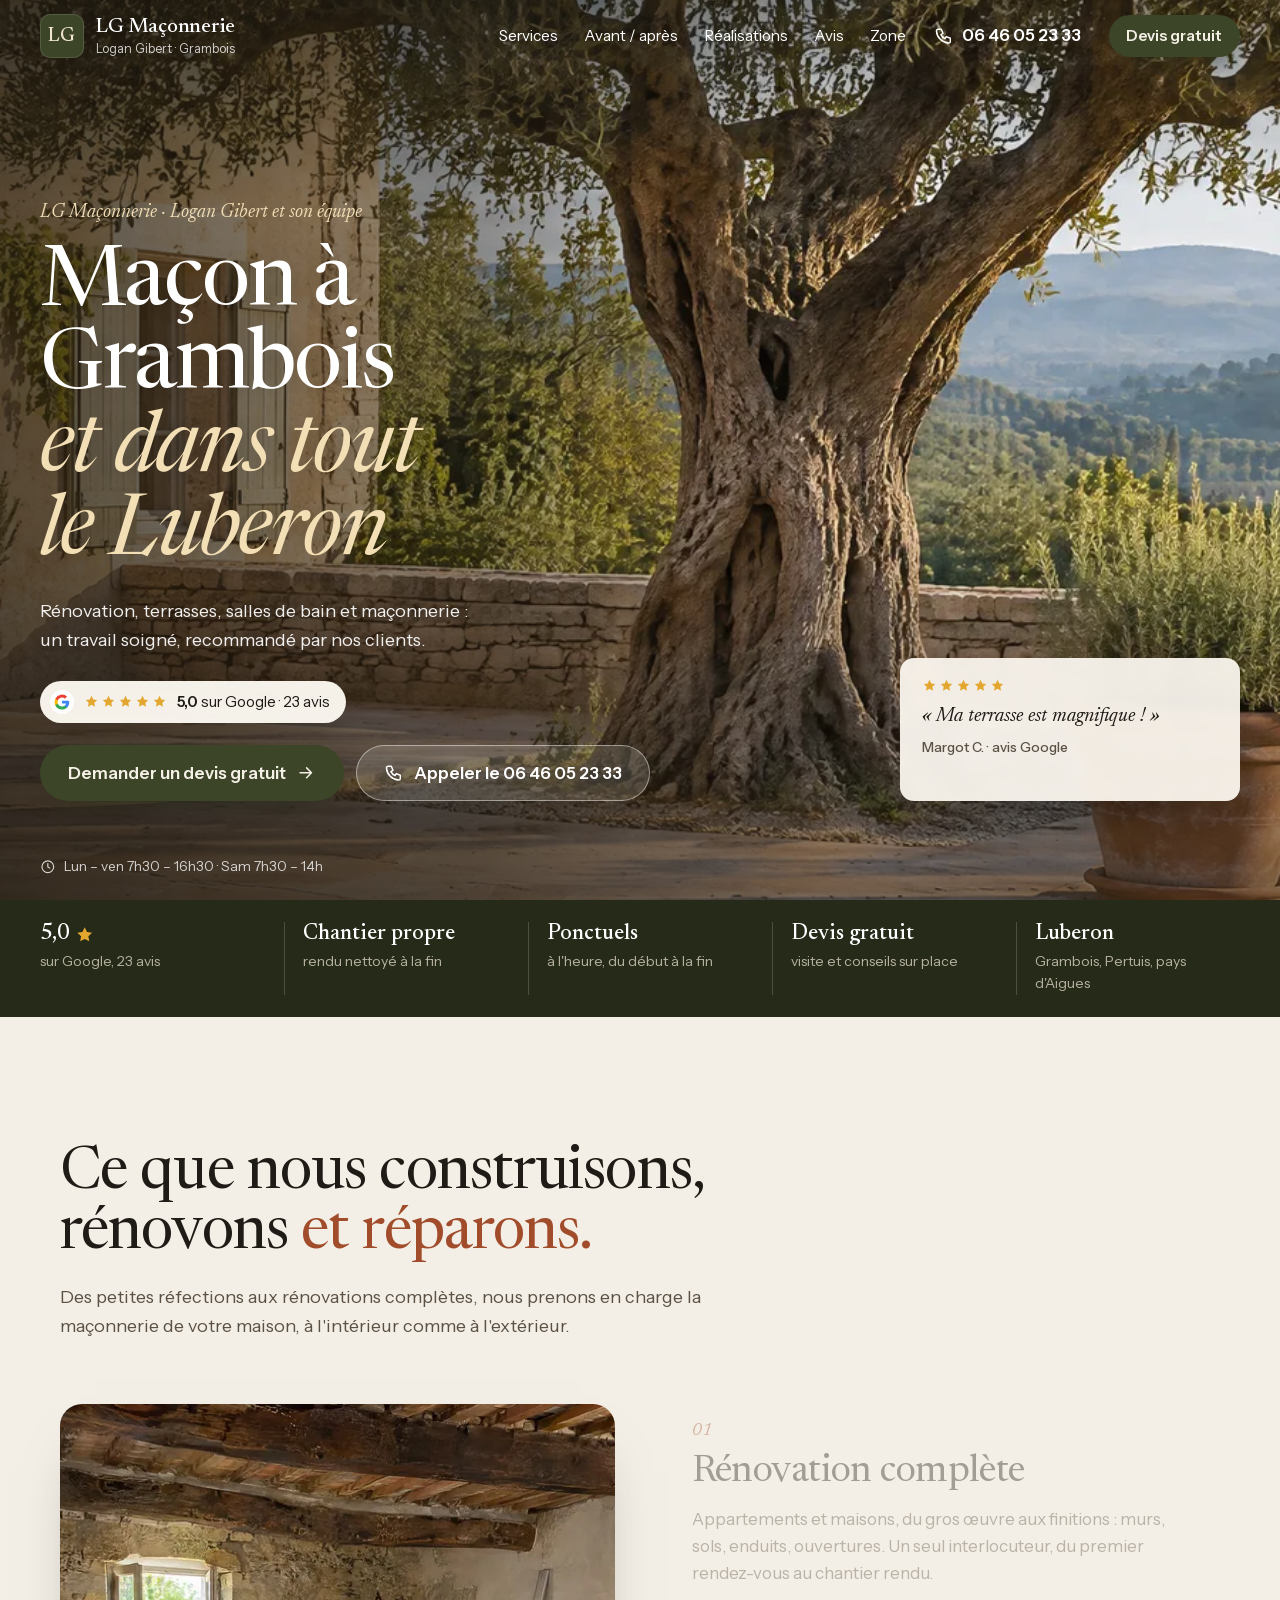
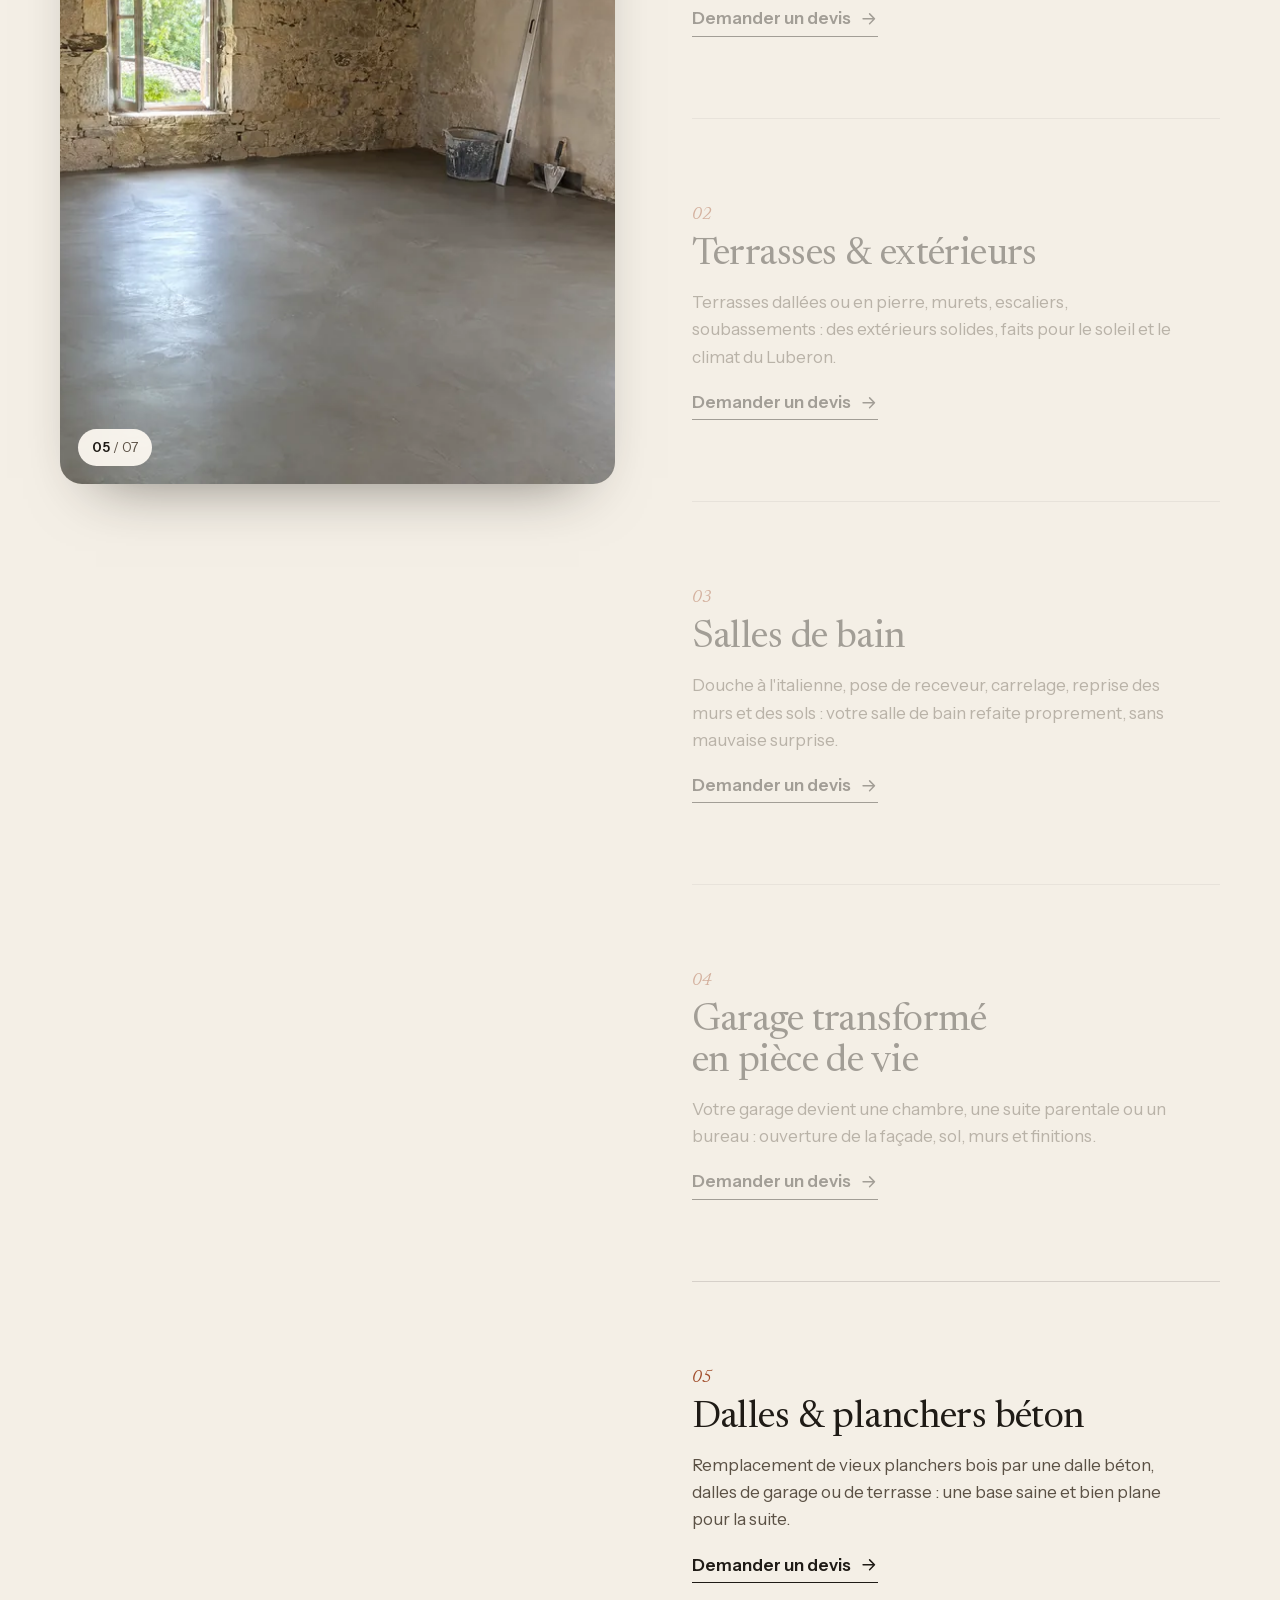
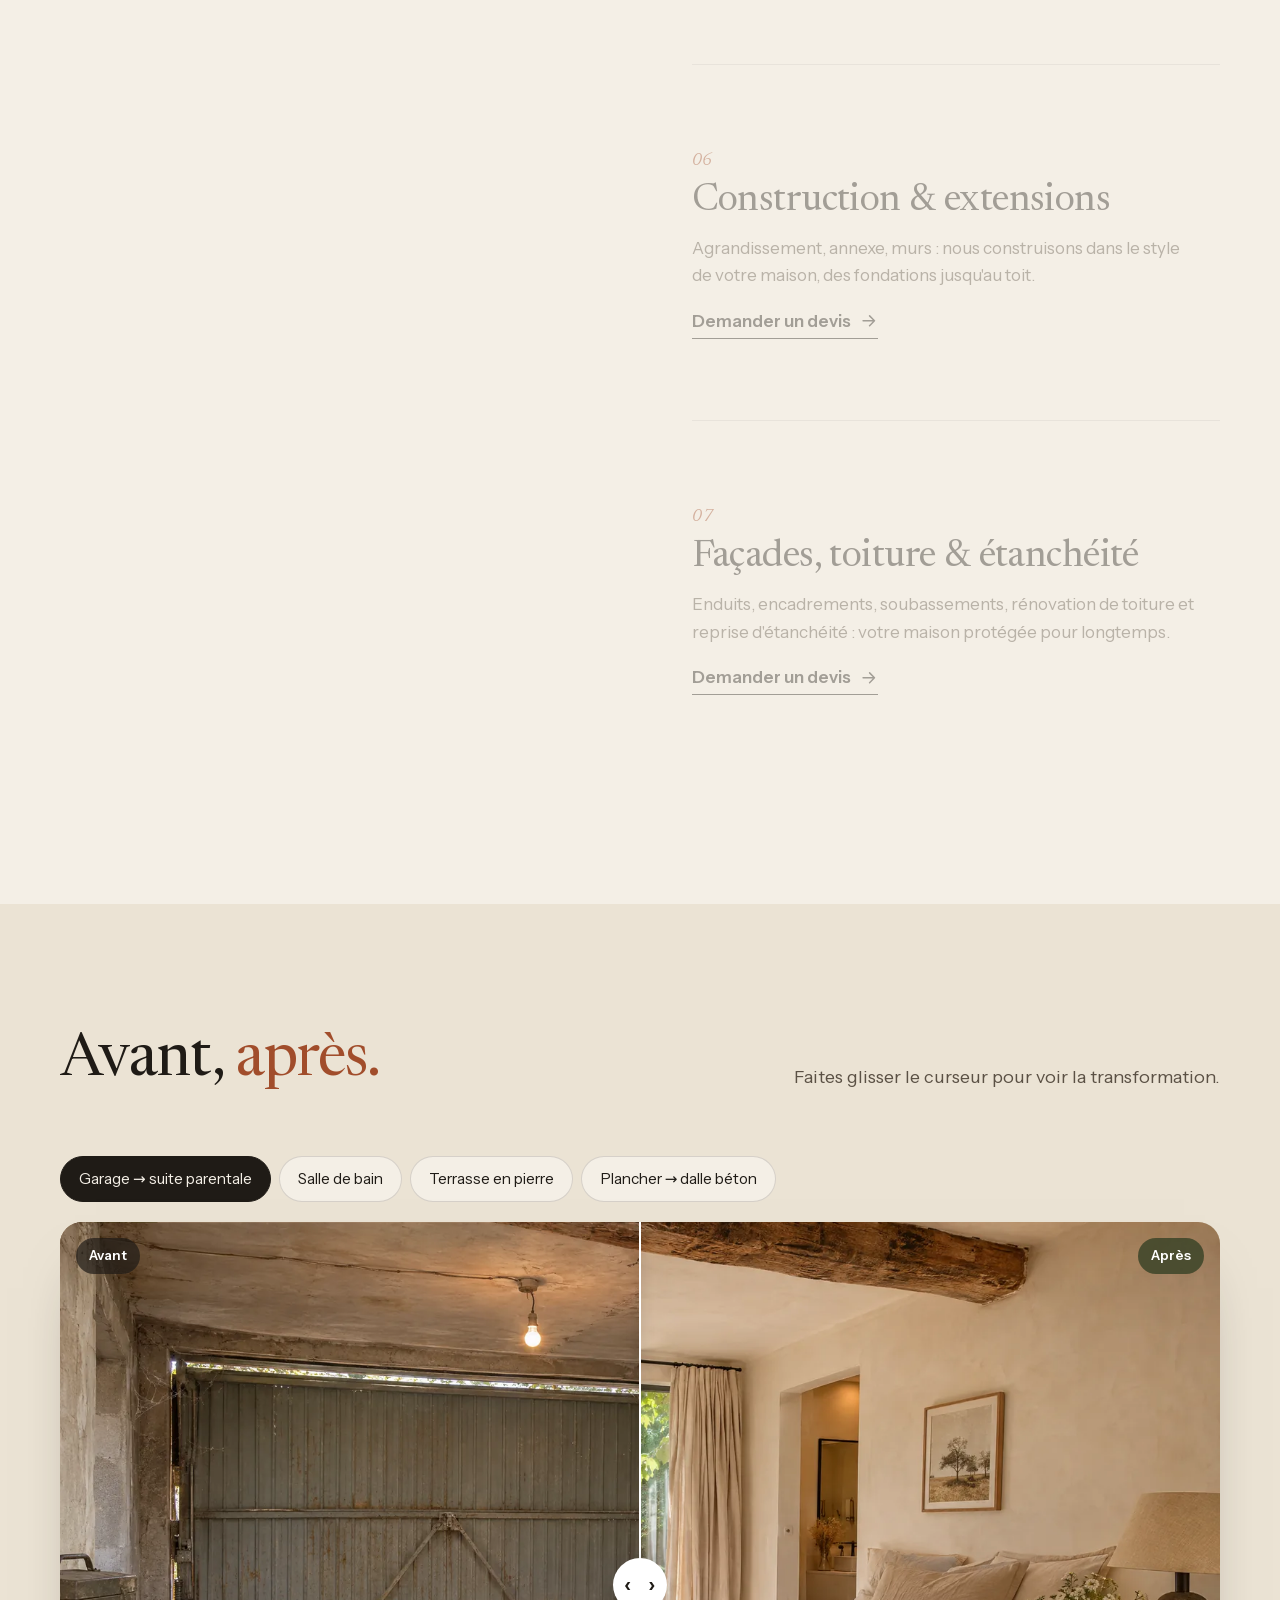
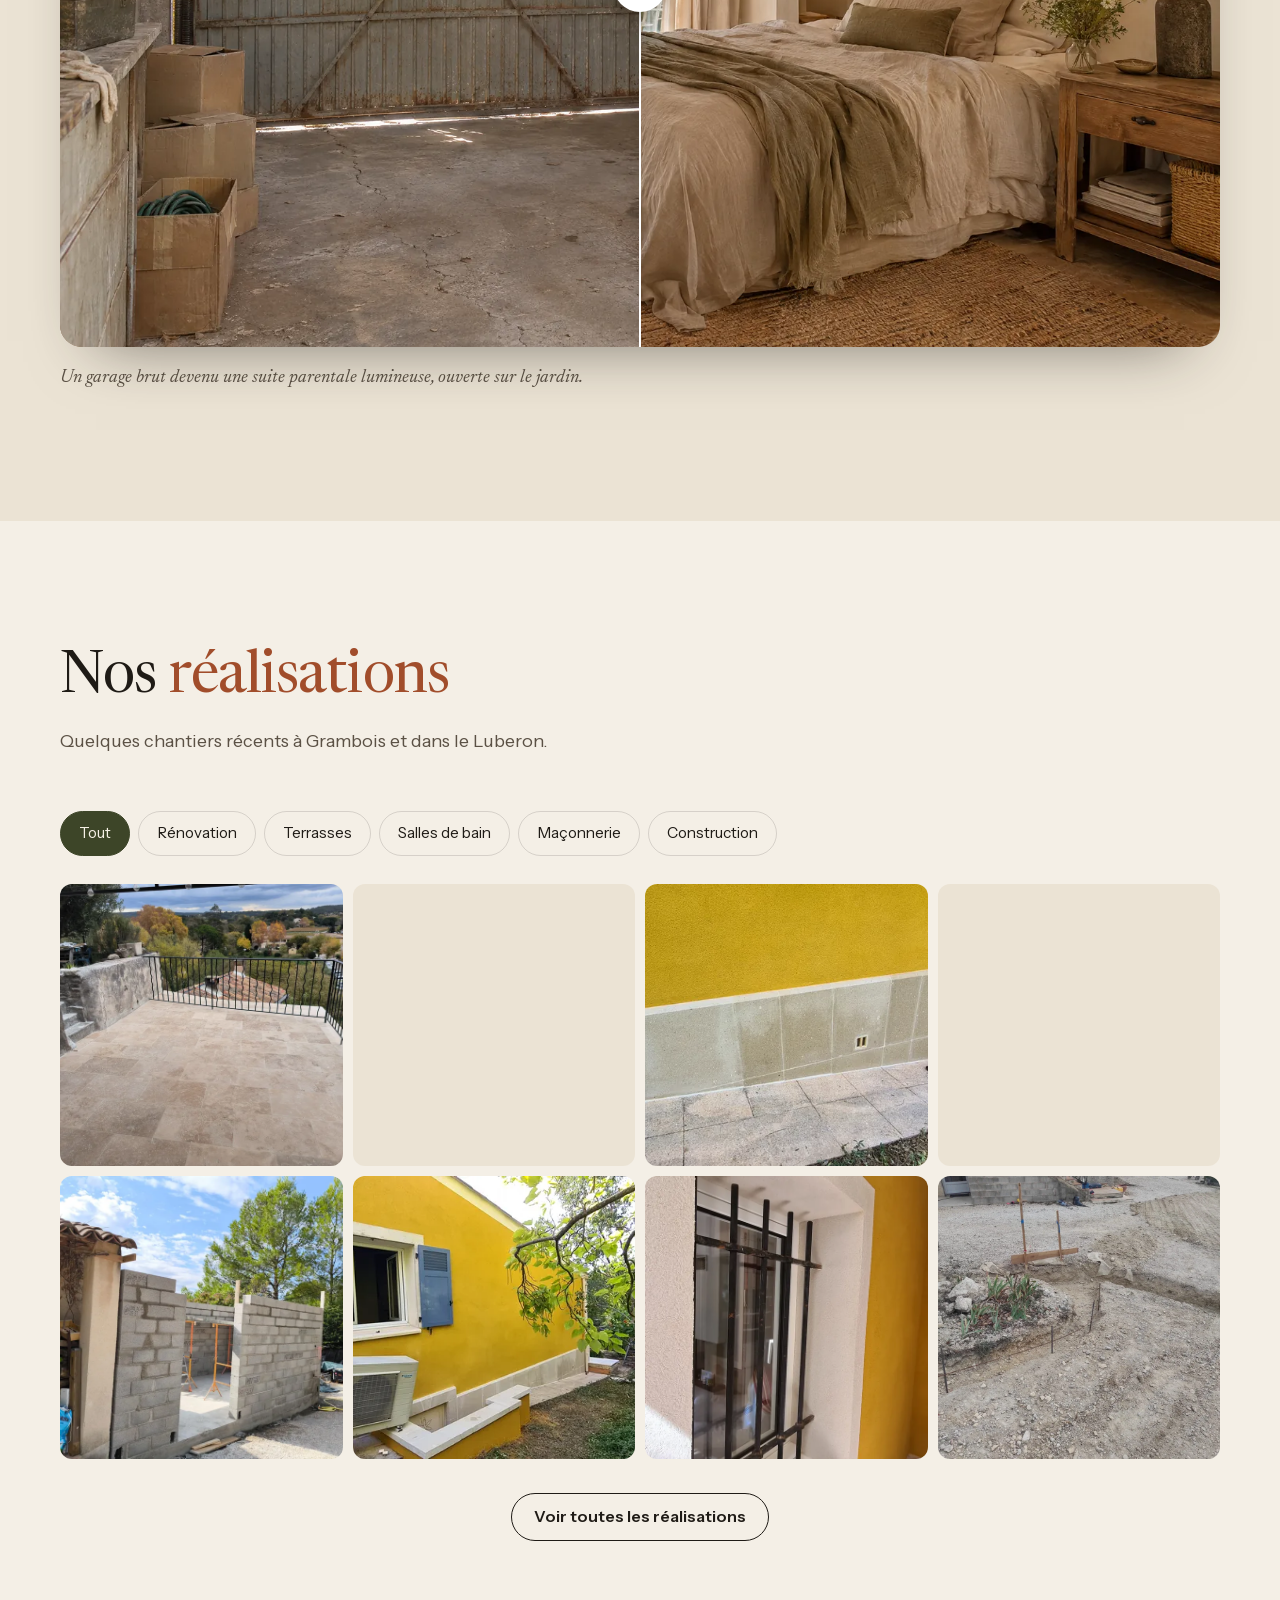
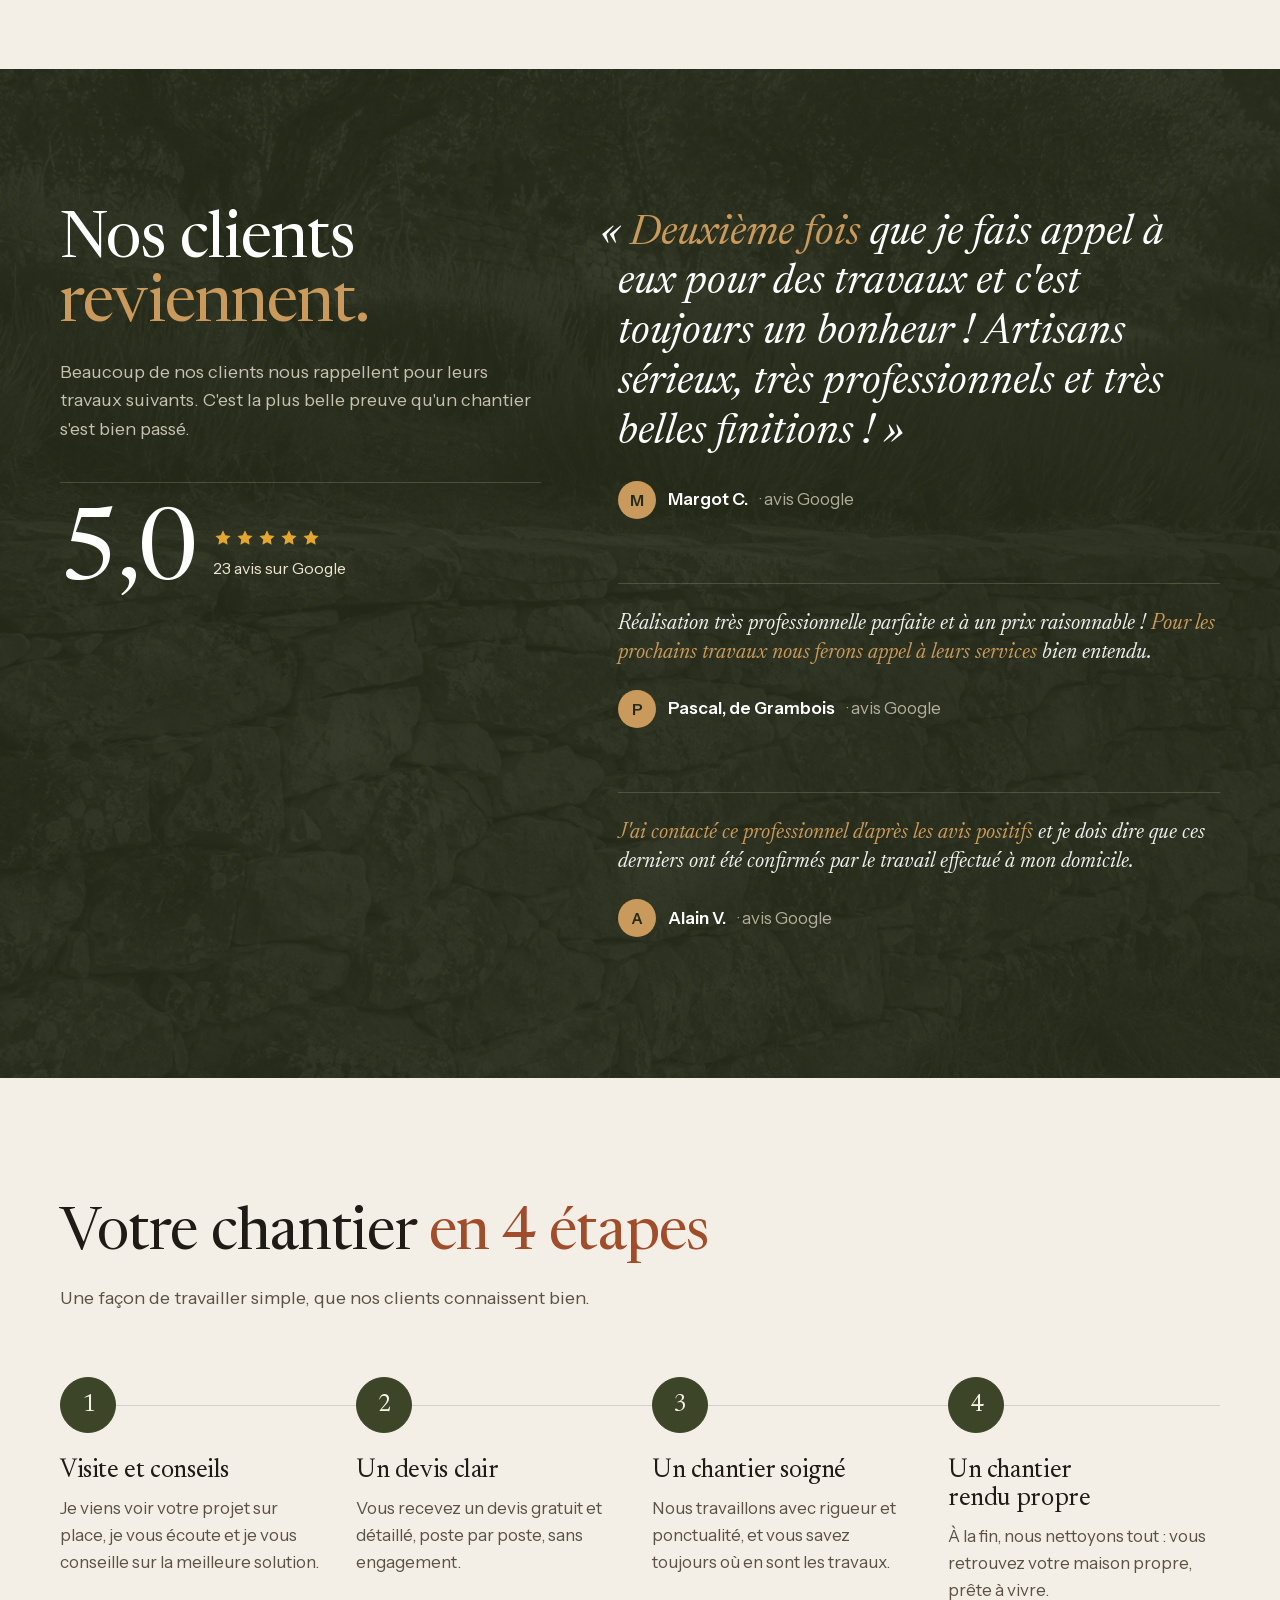
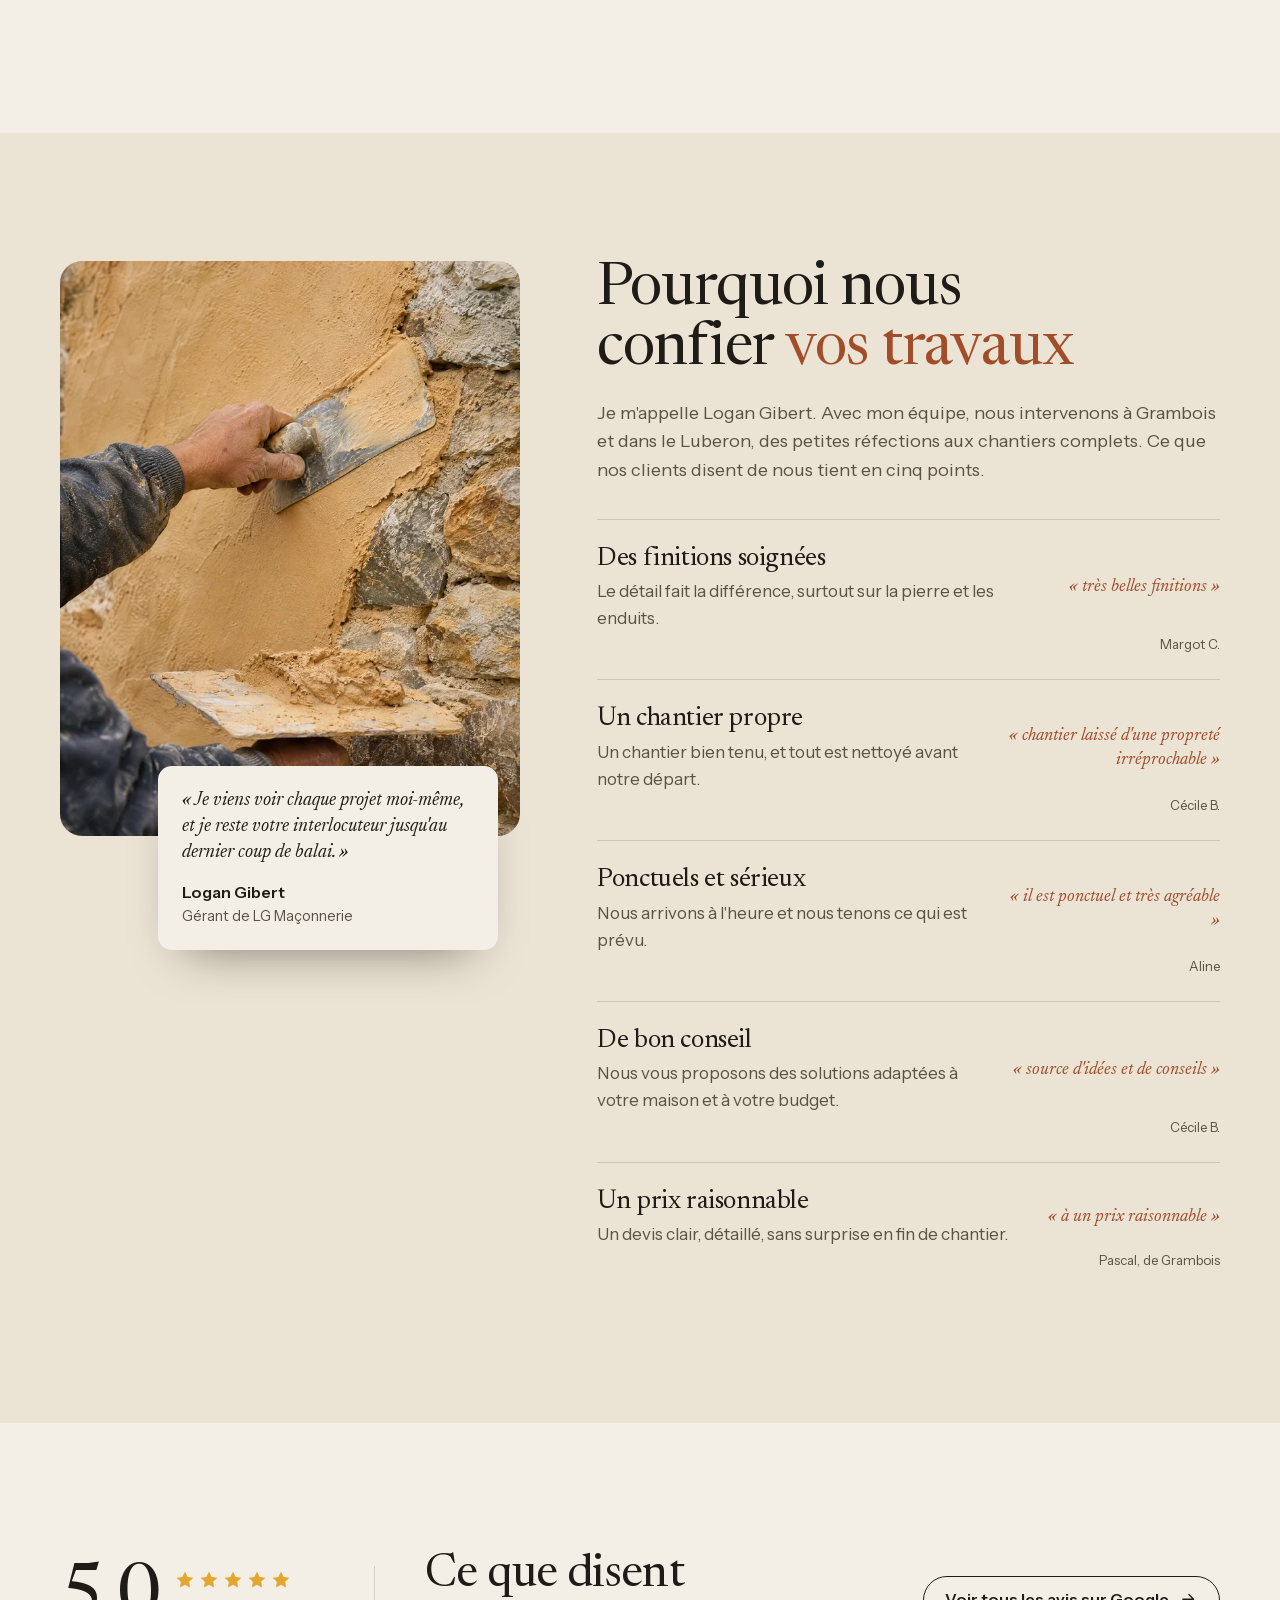
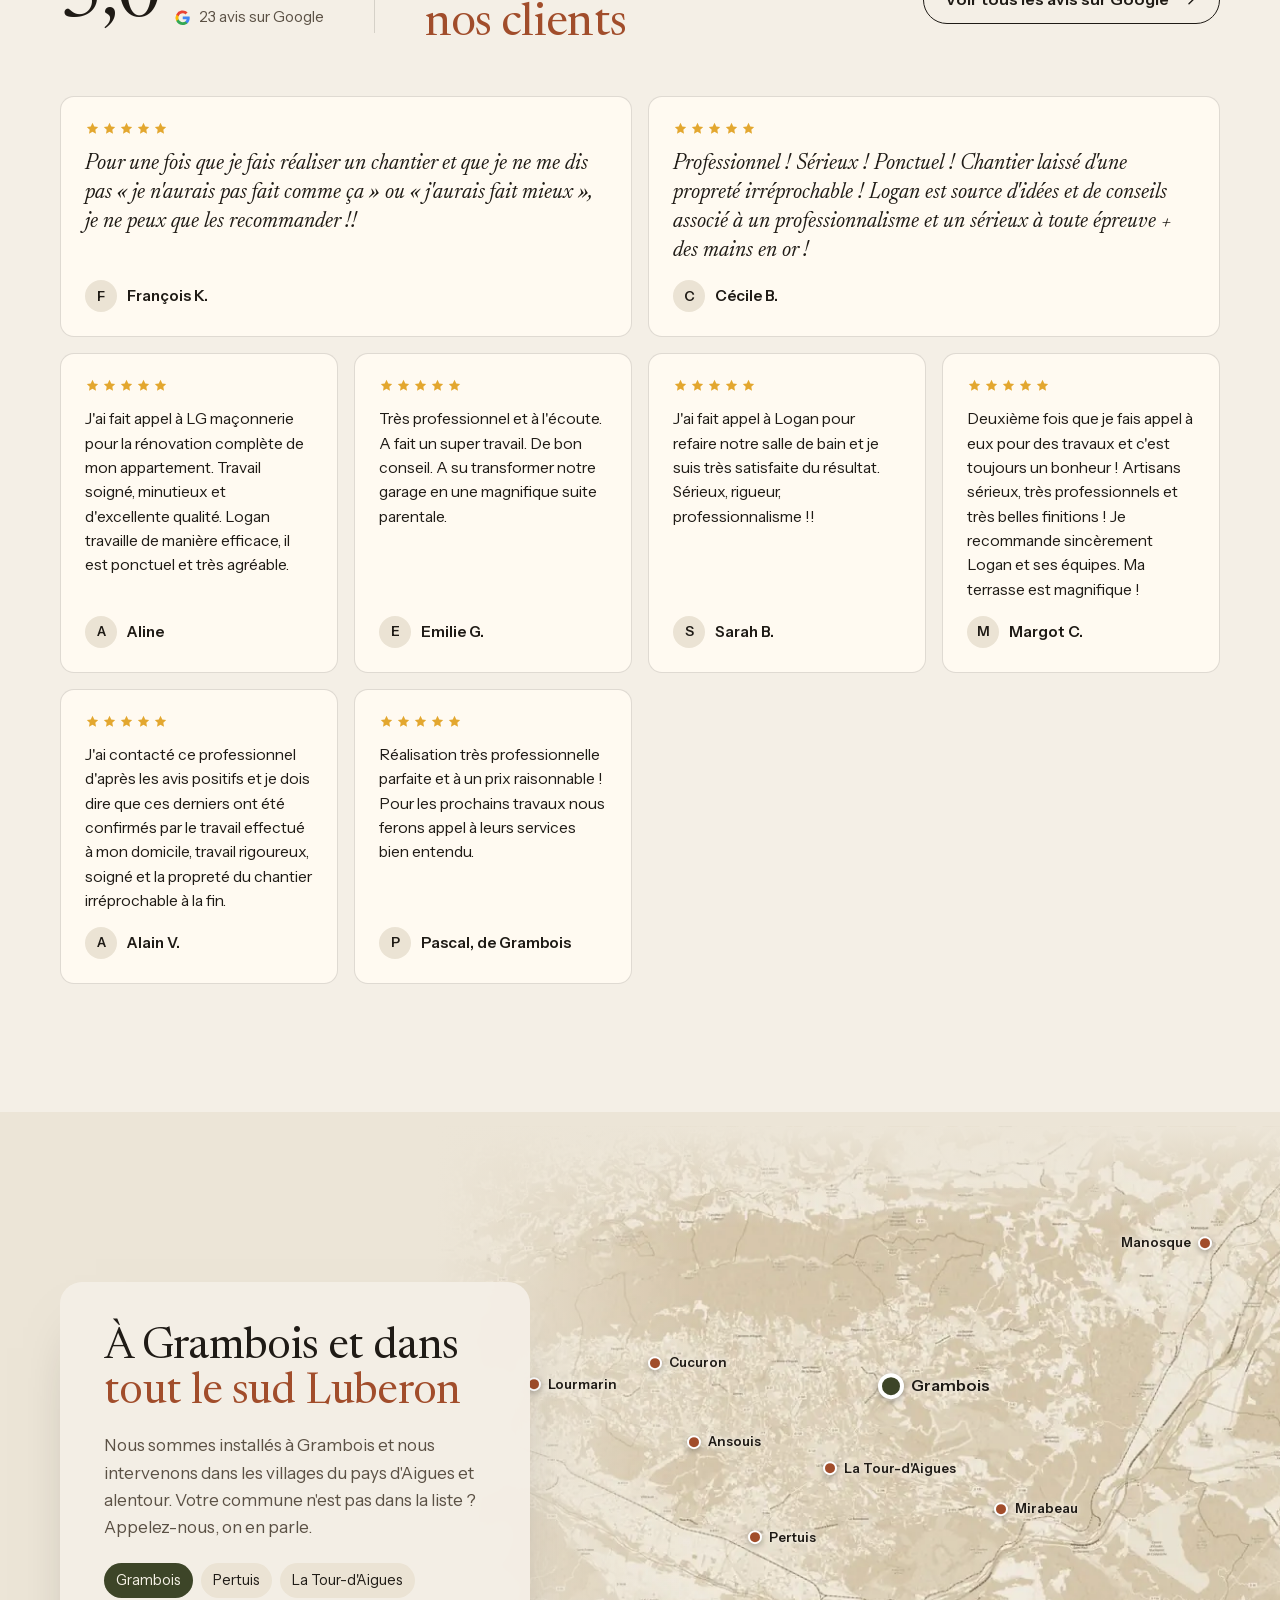
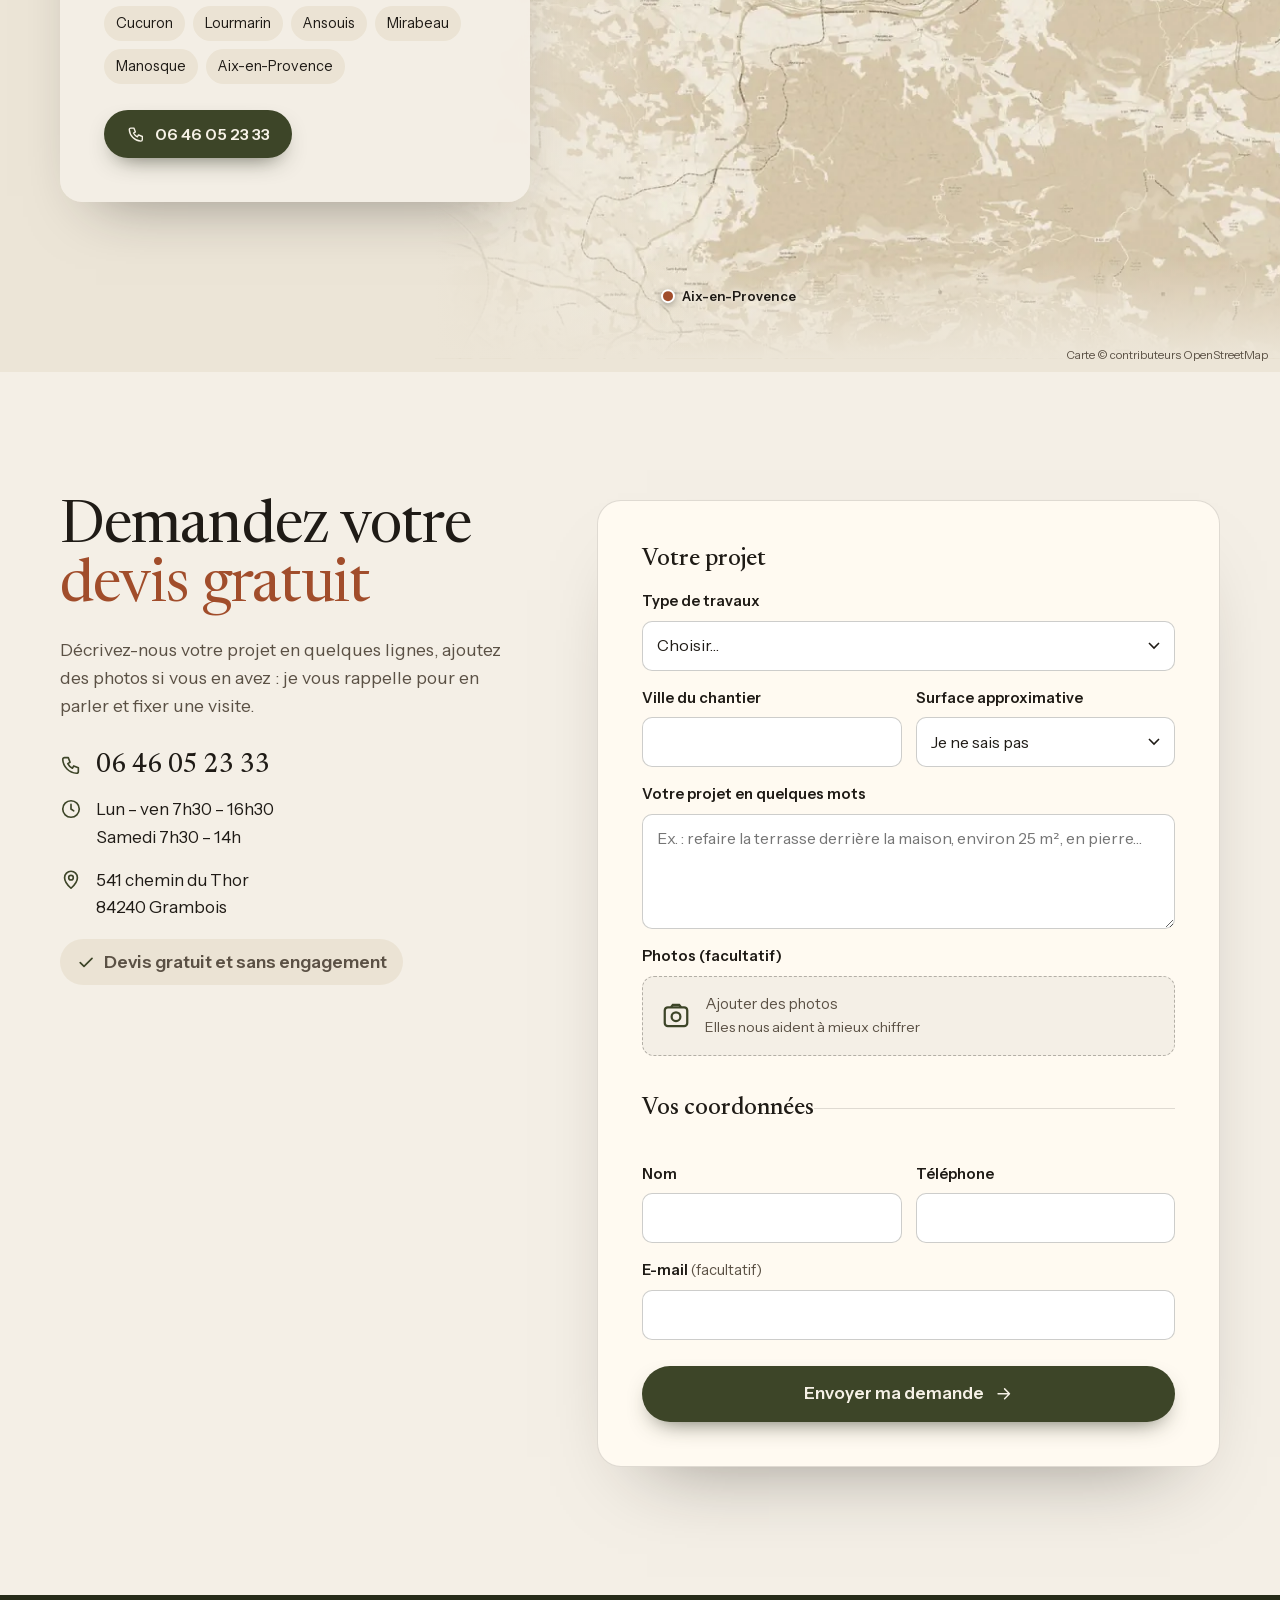
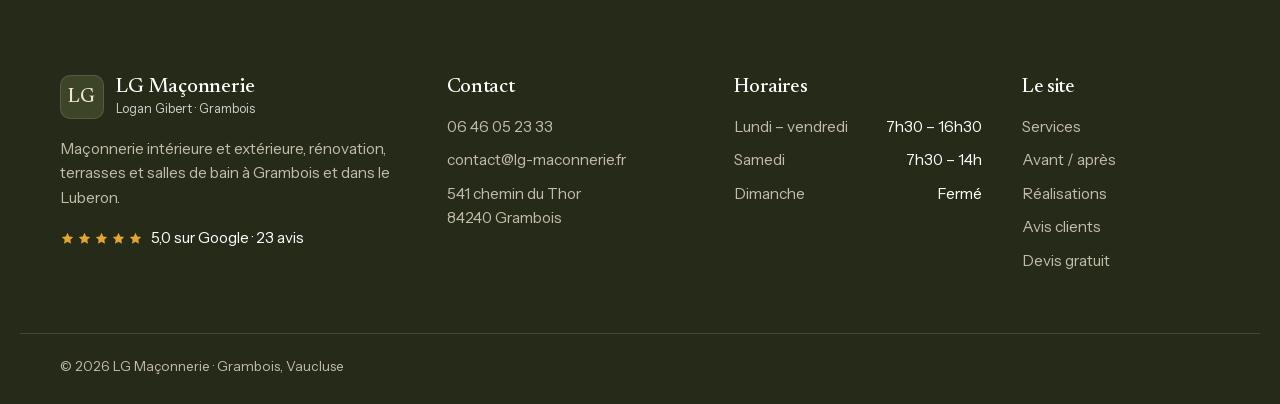
<file: index.html>
<!doctype html>
<html lang="fr">
<head>
<meta charset="utf-8">
<meta name="viewport" content="width=device-width, initial-scale=1, viewport-fit=cover">
<script>document.documentElement.style.setProperty("--vh",innerHeight/100+"px")</script>
<title>LG Maçonnerie · Maçon à Grambois et dans le Luberon</title>
<meta name="description" content="Maçonnerie, rénovation, terrasses et salles de bain à Grambois, Pertuis et dans tout le Luberon. Noté 5,0/5 sur Google (23 avis). Devis gratuit au 06 46 05 23 33.">
<meta name="robots" content="noindex, nofollow">
<meta name="theme-color" content="#2b2a1f">
<link rel="icon" type="image/svg+xml" href="favicon.svg">
<link rel="apple-touch-icon" href="apple-touch-icon.png">
<meta property="og:type" content="website">
<meta property="og:locale" content="fr_FR">
<meta property="og:title" content="LG Maçonnerie · Maçon à Grambois et dans le Luberon">
<meta property="og:description" content="Rénovation, terrasses, salles de bain et maçonnerie : un travail soigné, recommandé par nos clients. 5,0/5 sur Google.">
<meta property="og:image" content="og-image.jpg">
<meta name="twitter:card" content="summary_large_image">
<link rel="preload" href="fonts/newsreader.woff2" as="font" type="font/woff2" crossorigin>
<link rel="preload" href="fonts/instrument-sans.woff2" as="font" type="font/woff2" crossorigin>
<link rel="preload" as="image" media="(min-width: 768px)" href="img/hero-1920.webp" imagesrcset="img/hero-1280.webp 1280w, img/hero-1920.webp 1920w, img/hero-2560.webp 2560w" imagesizes="100vw">
<link rel="preload" as="image" media="(max-width: 767px)" href="img/hero-m-900.webp" imagesrcset="img/hero-m-900.webp 900w, img/hero-m-1215.webp 1215w" imagesizes="100vw">
<link rel="stylesheet" href="styles.css?v=3">
<script type="application/ld+json">
{
  "@context": "https://schema.org",
  "@type": "HomeAndConstructionBusiness",
  "name": "LG Maçonnerie",
  "alternateName": "LG Maçonnerie Logan Gibert",
  "description": "Maçonnerie intérieure et extérieure, rénovation, terrasses, salles de bain et extensions à Grambois et dans le Luberon.",
  "founder": {"@type": "Person", "name": "Logan Gibert"},
  "telephone": "+33646052333",
  "image": "og-image.jpg",
  "address": {"@type": "PostalAddress", "streetAddress": "541 chemin du Thor", "postalCode": "84240", "addressLocality": "Grambois", "addressRegion": "Vaucluse", "addressCountry": "FR"},
  "geo": {"@type": "GeoCoordinates", "latitude": 43.7617, "longitude": 5.5883},
  "openingHoursSpecification": [
    {"@type": "OpeningHoursSpecification", "dayOfWeek": ["Monday","Tuesday","Wednesday","Thursday","Friday"], "opens": "07:30", "closes": "16:30"},
    {"@type": "OpeningHoursSpecification", "dayOfWeek": "Saturday", "opens": "07:30", "closes": "14:00"}
  ],
  "aggregateRating": {"@type": "AggregateRating", "ratingValue": "5.0", "bestRating": "5", "reviewCount": "23"},
  "areaServed": ["Grambois","Pertuis","La Tour-d'Aigues","Cucuron","Lourmarin","Ansouis","Mirabeau","Manosque","Aix-en-Provence"]
}
</script>
</head>
<body>
<a class="skip" href="#contenu">Aller au contenu</a>

<svg width="0" height="0" style="position:absolute" aria-hidden="true">
  <symbol id="i-phone" viewBox="0 0 24 24"><path fill="none" stroke="currentColor" stroke-width="1.8" stroke-linecap="round" stroke-linejoin="round" d="M5 4h4l2 5-2.5 1.5a11 11 0 0 0 5 5L15 13l5 2v4a2 2 0 0 1-2 2A16 16 0 0 1 3 6a2 2 0 0 1 2-2"/></symbol>
  <symbol id="i-arrow" viewBox="0 0 24 24"><path fill="none" stroke="currentColor" stroke-width="1.8" stroke-linecap="round" stroke-linejoin="round" d="M5 12h14M13 6l6 6-6 6"/></symbol>
  <symbol id="i-star" viewBox="0 0 24 24"><path fill="currentColor" d="M12 2.8l2.8 5.8 6.3.9-4.6 4.4 1.1 6.3L12 17.2l-5.6 3 1.1-6.3L2.9 9.5l6.3-.9z"/></symbol>
  <symbol id="i-wa" viewBox="0 0 24 24"><path fill="currentColor" d="M12 2a10 10 0 0 0-8.6 15.1L2 22l5-1.3A10 10 0 1 0 12 2zm0 18.2a8.2 8.2 0 0 1-4.2-1.2l-.3-.2-3 .8.8-2.9-.2-.3A8.2 8.2 0 1 1 12 20.2zm4.5-6.1c-.2-.1-1.5-.7-1.7-.8-.2-.1-.4-.1-.6.1l-.8 1c-.1.2-.3.2-.5.1a6.7 6.7 0 0 1-3.3-2.9c-.3-.4.3-.4.7-1.4.1-.2 0-.3 0-.4l-.8-1.8c-.2-.5-.4-.4-.6-.4h-.5a1 1 0 0 0-.7.3 3 3 0 0 0-.9 2.2 5.2 5.2 0 0 0 1.1 2.7 11.8 11.8 0 0 0 4.5 4c1.7.7 2.3.8 3.2.6.5-.1 1.5-.6 1.7-1.2.2-.6.2-1.1.1-1.2l-.4-.3z"/></symbol>
  <symbol id="i-pin" viewBox="0 0 24 24"><path fill="none" stroke="currentColor" stroke-width="1.8" stroke-linejoin="round" d="M12 21s-7-6.2-7-11.5a7 7 0 0 1 14 0C19 14.8 12 21 12 21z"/><circle cx="12" cy="9.5" r="2.5" fill="none" stroke="currentColor" stroke-width="1.8"/></symbol>
  <symbol id="i-clock" viewBox="0 0 24 24"><circle cx="12" cy="12" r="9" fill="none" stroke="currentColor" stroke-width="1.8"/><path fill="none" stroke="currentColor" stroke-width="1.8" stroke-linecap="round" d="M12 7v5l3 2"/></symbol>
  <symbol id="i-mail" viewBox="0 0 24 24"><rect x="3" y="5" width="18" height="14" rx="2" fill="none" stroke="currentColor" stroke-width="1.8"/><path fill="none" stroke="currentColor" stroke-width="1.8" d="M3.5 6.5 12 13l8.5-6.5"/></symbol>
  <symbol id="i-check" viewBox="0 0 24 24"><path fill="none" stroke="currentColor" stroke-width="2" stroke-linecap="round" stroke-linejoin="round" d="M5 12.5l4.5 4.5L19 7.5"/></symbol>
  <symbol id="i-photo" viewBox="0 0 24 24"><rect x="3" y="5" width="18" height="15" rx="2.5" fill="none" stroke="currentColor" stroke-width="1.8"/><circle cx="12" cy="12.5" r="3.5" fill="none" stroke="currentColor" stroke-width="1.8"/><path fill="none" stroke="currentColor" stroke-width="1.8" d="M8 5l1.5-2h5L16 5"/></symbol>
  <symbol id="i-google" viewBox="0 0 24 24"><path fill="#4285F4" d="M21.6 12.2c0-.7-.1-1.4-.2-2H12v3.8h5.4a4.6 4.6 0 0 1-2 3v2.5h3.2c1.9-1.7 3-4.3 3-7.3z"/><path fill="#34A853" d="M12 22c2.7 0 5-.9 6.6-2.4l-3.2-2.5c-.9.6-2 1-3.4 1-2.6 0-4.8-1.8-5.6-4.1H3.1v2.6A10 10 0 0 0 12 22z"/><path fill="#FBBC05" d="M6.4 14a6 6 0 0 1 0-3.9V7.5H3.1a10 10 0 0 0 0 9z"/><path fill="#EA4335" d="M12 6c1.5 0 2.8.5 3.8 1.5l2.9-2.9A10 10 0 0 0 3.1 7.5l3.3 2.6C7.2 7.8 9.4 6 12 6z"/></symbol>
</svg>

<!-- ============ EN-TÊTE ============ -->
<header class="top" id="top-bar">
  <div class="top__in">
    <a class="logo" href="#accueil" aria-label="LG Maçonnerie, retour en haut de page">
      <span class="logo__mark" aria-hidden="true">LG</span>
      <span class="logo__txt"><span class="logo__name" translate="no">LG Maçonnerie</span><span class="logo__sub">Logan Gibert · Grambois</span></span>
    </a>
    <nav class="nav" id="nav" aria-label="Navigation principale">
      <a href="#services">Services</a>
      <a href="#avant-apres">Avant / après</a>
      <a href="#realisations">Réalisations</a>
      <a href="#avis">Avis</a>
      <a href="#zone">Zone</a>
      <a class="nav__devis" href="#devis">Devis gratuit</a>
    </nav>
    <a class="top__tel" href="tel:+33646052333"><svg class="i" aria-hidden="true"><use href="#i-phone"/></svg><span>06 46 05 23 33</span></a>
    <a class="btn btn--sm btn--olive top__cta" href="#devis">Devis gratuit</a>
    <button class="burger" type="button" aria-label="Ouvrir le menu" aria-expanded="false" aria-controls="nav"><span></span><span></span></button>
  </div>
</header>

<main id="contenu">

<!-- ============ HERO ============ -->
<!-- EXEMPLE – à remplacer : photo du hero d'illustration (mas en pierre et terrasse dans le Luberon). À remplacer par un vrai chantier de LG Maçonnerie si disponible. -->
<section class="hero" id="accueil" aria-labelledby="h1">
  <div class="hero__media">
    <picture>
      <source media="(max-width: 767px)" srcset="img/hero-m-900.webp 900w, img/hero-m-1215.webp 1215w" sizes="100vw" width="1215" height="2160">
      <img class="hero__img" src="img/hero-1920.webp" srcset="img/hero-1280.webp 1280w, img/hero-1920.webp 1920w, img/hero-2560.webp 2560w" sizes="100vw" width="2560" height="1440" alt="Mas en pierre du Luberon avec une terrasse en dalles calcaires, un muret en pierre sèche et un vieil olivier au soleil couchant" fetchpriority="high">
    </picture>
  </div>
  <div class="hero__veil" aria-hidden="true"></div>

  <div class="hero__in">
    <p class="hero__kicker rise">LG Maçonnerie <span aria-hidden="true">·</span> Logan Gibert et son équipe</p>
    <h1 id="h1" class="hero__title rise">Maçon à Grambois <em>et dans tout le Luberon</em></h1>
    <p class="hero__sub rise">Rénovation, terrasses, salles de bain et maçonnerie&nbsp;: un travail soigné, recommandé par nos clients.</p>
    <a class="gbadge rise" href="https://www.google.com/maps/search/?api=1&amp;query=LG+Ma%C3%A7onnerie+Logan+GIBERT+Grambois" target="_blank" rel="noopener">
      <svg class="gbadge__g" aria-hidden="true"><use href="#i-google"/></svg>
      <span class="stars" aria-hidden="true"><svg><use href="#i-star"/></svg><svg><use href="#i-star"/></svg><svg><use href="#i-star"/></svg><svg><use href="#i-star"/></svg><svg><use href="#i-star"/></svg></span>
      <span><strong>5,0</strong> sur Google · 23 avis</span>
    </a>
    <div class="hero__ctas rise" id="hero-ctas">
      <a class="btn btn--olive btn--lg" href="#devis">Demander un devis gratuit<svg class="i" aria-hidden="true"><use href="#i-arrow"/></svg></a>
      <a class="btn btn--glass btn--lg" href="tel:+33646052333"><svg class="i" aria-hidden="true"><use href="#i-phone"/></svg>Appeler le 06 46 05 23 33</a>
    </div>
  </div>

  <figure class="hero__quote" aria-label="Extraits d'avis Google">
    <div class="hq__stars" aria-hidden="true"><svg><use href="#i-star"/></svg><svg><use href="#i-star"/></svg><svg><use href="#i-star"/></svg><svg><use href="#i-star"/></svg><svg><use href="#i-star"/></svg></div>
    <div class="hq__list">
      <blockquote class="is-on"><p>«&nbsp;Ma terrasse est magnifique&nbsp;!&nbsp;»</p><cite>Margot C. · avis Google</cite></blockquote>
      <blockquote><p>«&nbsp;Travail soigné, minutieux et d'excellente qualité.&nbsp;»</p><cite>Aline · avis Google</cite></blockquote>
      <blockquote><p>«&nbsp;A su transformer notre garage en une magnifique suite parentale.&nbsp;»</p><cite>Emilie G. · avis Google</cite></blockquote>
      <blockquote><p>«&nbsp;…et la propreté du chantier irréprochable à la fin.&nbsp;»</p><cite>Alain V. · avis Google</cite></blockquote>
      <blockquote><p>«&nbsp;…des mains en or&nbsp;!&nbsp;»</p><cite>Cécile B. · avis Google</cite></blockquote>
    </div>
  </figure>

  <p class="hero__hours" aria-label="Horaires"><svg class="i" aria-hidden="true"><use href="#i-clock"/></svg>Lun – ven 7h30 – 16h30 · Sam 7h30 – 14h</p>
</section>

<!-- ============ CONFIANCE ============ -->
<section class="trust" aria-label="Nos engagements">
  <ul class="trust__list">
    <li><strong>5,0 <svg class="i" aria-hidden="true"><use href="#i-star"/></svg></strong><span>sur Google, 23 avis</span></li>
    <li><strong>Chantier propre</strong><span>rendu nettoyé à la fin</span></li>
    <li><strong>Ponctuels</strong><span>à l'heure, du début à la fin</span></li>
    <li><strong>Devis gratuit</strong><span>visite et conseils sur place</span></li>
    <li><strong>Luberon</strong><span>Grambois, Pertuis, pays d'Aigues</span></li>
  </ul>
</section>

<!-- ============ SERVICES ============ -->
<section class="services" id="services" aria-labelledby="t-services">
  <div class="wrap">
    <header class="shead reveal">
      <h2 id="t-services">Ce que nous construisons, rénovons <em>et réparons.</em></h2>
      <p>Des petites réfections aux rénovations complètes, nous prenons en charge la maçonnerie de votre maison, à l'intérieur comme à l'extérieur.</p>
    </header>

    <div class="svc">
      <div class="svc__stage" aria-hidden="true">
        <div class="svc__frame">
          <!-- EXEMPLE – à remplacer : renovation / sdb-apres / suite-apres / dalle-apres sont des photos d'illustration -->
          <img class="is-on" data-k="0" src="img/renovation-900.webp" alt="" width="900" height="672" loading="lazy" decoding="async">
          <img data-k="1" src="img/chantier-terrasse-800.webp" alt="" width="800" height="600" loading="lazy" decoding="async">
          <img data-k="2" src="img/sdb-apres-900.webp" alt="" width="900" height="672" loading="lazy" decoding="async">
          <img data-k="3" src="img/suite-apres-900.webp" alt="" width="900" height="672" loading="lazy" decoding="async">
          <img data-k="4" src="img/dalle-apres-900.webp" alt="" width="900" height="672" loading="lazy" decoding="async">
          <img data-k="5" src="img/chantier-annexe-800.webp" alt="" width="800" height="600" loading="lazy" decoding="async">
          <img data-k="6" src="img/chantier-facade-800.webp" alt="" width="800" height="360" loading="lazy" decoding="async">
          <p class="svc__tag"><span class="svc__count">01</span> / 07</p>
        </div>
      </div>

      <ol class="svc__list">
        <li class="svc__item" data-k="0">
          <img class="svc__img" src="img/renovation-900.webp" alt="Salon et cuisine d'un appartement ancien rénové, murs à la chaux et sol en tomettes" width="900" height="672" loading="lazy" decoding="async">
          <span class="svc__num">01</span>
          <h3>Rénovation complète</h3>
          <p>Appartements et maisons, du gros œuvre aux finitions&nbsp;: murs, sols, enduits, ouvertures. Un seul interlocuteur, du premier rendez-vous au chantier rendu.</p>
          <a class="svc__link" href="#devis" data-type="Rénovation complète">Demander un devis<svg class="i" aria-hidden="true"><use href="#i-arrow"/></svg></a>
        </li>
        <li class="svc__item" data-k="1">
          <img class="svc__img" src="img/chantier-terrasse-800.webp" alt="Terrasse en dalles de travertin avec garde-corps en fer forgé et vue sur les collines, réalisée par LG Maçonnerie" width="800" height="600" loading="lazy" decoding="async">
          <span class="svc__num">02</span>
          <h3>Terrasses &amp; extérieurs</h3>
          <p>Terrasses dallées ou en pierre, murets, escaliers, soubassements&nbsp;: des extérieurs solides, faits pour le soleil et le climat du Luberon.</p>
          <a class="svc__link" href="#devis" data-type="Terrasse / extérieurs">Demander un devis<svg class="i" aria-hidden="true"><use href="#i-arrow"/></svg></a>
        </li>
        <li class="svc__item" data-k="2">
          <img class="svc__img" src="img/sdb-apres-900.webp" alt="Salle de bain rénovée avec douche à l'italienne, paroi en verre et meuble en chêne" width="900" height="672" loading="lazy" decoding="async">
          <span class="svc__num">03</span>
          <h3>Salles de bain</h3>
          <p>Douche à l'italienne, pose de receveur, carrelage, reprise des murs et des sols&nbsp;: votre salle de bain refaite proprement, sans mauvaise surprise.</p>
          <a class="svc__link" href="#devis" data-type="Salle de bain">Demander un devis<svg class="i" aria-hidden="true"><use href="#i-arrow"/></svg></a>
        </li>
        <li class="svc__item" data-k="3">
          <img class="svc__img" src="img/suite-apres-900.webp" alt="Ancien garage transformé en suite parentale lumineuse avec baie vitrée sur le jardin" width="900" height="672" loading="lazy" decoding="async">
          <span class="svc__num">04</span>
          <h3>Garage transformé en pièce de vie</h3>
          <p>Votre garage devient une chambre, une suite parentale ou un bureau&nbsp;: ouverture de la façade, sol, murs et finitions.</p>
          <a class="svc__link" href="#devis" data-type="Transformation de garage">Demander un devis<svg class="i" aria-hidden="true"><use href="#i-arrow"/></svg></a>
        </li>
        <li class="svc__item" data-k="4">
          <img class="svc__img" src="img/dalle-apres-900.webp" alt="Pièce en pierre avec une dalle béton neuve, lisse et parfaitement plane" width="900" height="672" loading="lazy" decoding="async">
          <span class="svc__num">05</span>
          <h3>Dalles &amp; planchers béton</h3>
          <p>Remplacement de vieux planchers bois par une dalle béton, dalles de garage ou de terrasse&nbsp;: une base saine et bien plane pour la suite.</p>
          <a class="svc__link" href="#devis" data-type="Dalle / plancher béton">Demander un devis<svg class="i" aria-hidden="true"><use href="#i-arrow"/></svg></a>
        </li>
        <li class="svc__item" data-k="5">
          <img class="svc__img" src="img/chantier-annexe-800.webp" alt="Annexe neuve enduite avec une ouverture en arc et un toit en tuiles, réalisée par LG Maçonnerie" width="800" height="600" loading="lazy" decoding="async">
          <span class="svc__num">06</span>
          <h3>Construction &amp; extensions</h3>
          <p>Agrandissement, annexe, murs&nbsp;: nous construisons dans le style de votre maison, des fondations jusqu'au toit.</p>
          <a class="svc__link" href="#devis" data-type="Construction / extension">Demander un devis<svg class="i" aria-hidden="true"><use href="#i-arrow"/></svg></a>
        </li>
        <li class="svc__item" data-k="6">
          <img class="svc__img" src="img/chantier-facade-800.webp" alt="Façade enduite jaune avec encadrement de fenêtre et soubassement en pierre, réalisée par LG Maçonnerie" width="800" height="360" loading="lazy" decoding="async">
          <span class="svc__num">07</span>
          <h3>Façades, toiture &amp; étanchéité</h3>
          <p>Enduits, encadrements, soubassements, rénovation de toiture et reprise d'étanchéité&nbsp;: votre maison protégée pour longtemps.</p>
          <a class="svc__link" href="#devis" data-type="Façade / toiture / étanchéité">Demander un devis<svg class="i" aria-hidden="true"><use href="#i-arrow"/></svg></a>
        </li>
      </ol>
    </div>
  </div>
</section>

<!-- ============ AVANT / APRÈS ============ -->
<!-- EXEMPLE – à remplacer : les 4 paires avant / après sont des photos d'illustration -->
<section class="ba" id="avant-apres" aria-labelledby="t-ba">
  <div class="wrap">
    <header class="shead shead--split reveal">
      <h2 id="t-ba">Avant, <em>après.</em></h2>
      <p>Faites glisser le curseur pour voir la transformation.</p>
    </header>

    <div class="ba__tabs" role="tablist" aria-label="Choisir un chantier">
      <button role="tab" aria-selected="true" data-i="0">Garage → suite parentale</button>
      <button role="tab" aria-selected="false" data-i="1">Salle de bain</button>
      <button role="tab" aria-selected="false" data-i="2">Terrasse en pierre</button>
      <button role="tab" aria-selected="false" data-i="3">Plancher → dalle béton</button>
    </div>

    <div class="ba__viewer reveal" style="--pos:50%">
      <img class="ba__after" src="img/suite-apres-1600.webp" srcset="img/suite-apres-900.webp 900w, img/suite-apres-1600.webp 1600w" sizes="(max-width: 1200px) 100vw, 1180px" width="1600" height="1195" alt="Après : garage transformé en suite parentale" loading="lazy" decoding="async">
      <div class="ba__beforewrap" aria-hidden="true">
        <img class="ba__before" src="img/suite-avant-1600.webp" srcset="img/suite-avant-900.webp 900w, img/suite-avant-1600.webp 1600w" sizes="(max-width: 1200px) 100vw, 1180px" width="1600" height="1195" alt="" loading="lazy" decoding="async">
      </div>
      <span class="ba__label ba__label--b">Avant</span>
      <span class="ba__label ba__label--a">Après</span>
      <div class="ba__handle" aria-hidden="true"><span></span></div>
      <input class="ba__range" type="range" min="0" max="100" value="50" step="0.5" aria-label="Comparer avant et après">
    </div>
    <p class="ba__cap" aria-live="polite">Un garage brut devenu une suite parentale lumineuse, ouverte sur le jardin.</p>
  </div>
</section>

<!-- ============ RÉALISATIONS ============ -->
<section class="works" id="realisations" aria-labelledby="t-works">
  <div class="wrap">
    <header class="shead reveal">
      <h2 id="t-works">Nos <em>réalisations</em></h2>
      <p>Quelques chantiers récents à Grambois et dans le Luberon.</p>
    </header>
    <div class="filters" role="group" aria-label="Filtrer les réalisations">
      <button aria-pressed="true" data-f="tout">Tout</button>
      <button aria-pressed="false" data-f="renovation">Rénovation</button>
      <button aria-pressed="false" data-f="terrasses">Terrasses</button>
      <button aria-pressed="false" data-f="sdb">Salles de bain</button>
      <button aria-pressed="false" data-f="maconnerie">Maçonnerie</button>
      <button aria-pressed="false" data-f="construction">Construction</button>
    </div>

    <ul class="grid" id="grid">
      <!-- Photos réelles : fiche Google de LG Maçonnerie -->
      <li data-c="terrasses"><button class="tile" data-full="img/chantier-terrasse-1600.webp"><img src="img/chantier-terrasse-800.webp" alt="Terrasse en travertin avec garde-corps et vue sur les collines" width="800" height="600" loading="lazy" decoding="async"><span>Terrasse en travertin avec vue</span></button></li>
      <li data-c="construction"><button class="tile" data-full="img/chantier-annexe-1600.webp"><img src="img/chantier-annexe-800.webp" alt="Annexe neuve enduite avec ouverture en arc et toit en tuiles" width="800" height="600" loading="lazy" decoding="async"><span>Annexe enduite avec arche</span></button></li>
      <li data-c="maconnerie"><button class="tile" data-full="img/chantier-soubassement-1600.webp"><img src="img/chantier-soubassement-800.webp" alt="Soubassement en pierre et dallage au pied d'une façade enduite jaune" width="800" height="360" loading="lazy" decoding="async"><span>Soubassement en pierre et dallage</span></button></li>
      <li data-c="terrasses"><button class="tile" data-full="img/chantier-escalier-1600.webp"><img src="img/chantier-escalier-800.webp" alt="Escalier en pierre dans un jardin arboré, bordé de pierres" width="800" height="600" loading="lazy" decoding="async"><span>Escalier en pierre au jardin</span></button></li>
      <li data-c="construction"><button class="tile" data-full="img/chantier-murs-1600.webp"><img src="img/chantier-murs-800.webp" alt="Montage de murs en parpaings pour une annexe" width="800" height="600" loading="lazy" decoding="async"><span>Montage des murs d'une annexe</span></button></li>
      <li data-c="maconnerie"><button class="tile" data-full="img/chantier-facade-1600.webp"><img src="img/chantier-facade-800.webp" alt="Façade enduite jaune, encadrement de fenêtre et soubassement en pierre" width="800" height="360" loading="lazy" decoding="async"><span>Façade, encadrements et soubassement</span></button></li>
      <li data-c="maconnerie"><button class="tile" data-full="img/chantier-fenetre-1200.webp"><img src="img/chantier-fenetre-600.webp" alt="Encadrement de fenêtre en relief sur une façade enduite jaune" width="600" height="1333" loading="lazy" decoding="async"><span>Encadrement de fenêtre</span></button></li>
      <li data-c="construction"><button class="tile" data-full="img/chantier-implantation-1600.webp"><img src="img/chantier-implantation-800.webp" alt="Implantation et terrassement d'un chantier avec piquets et cordeaux" width="800" height="800" loading="lazy" decoding="async"><span>Implantation d'un chantier</span></button></li>
      <!-- EXEMPLE – à remplacer : photos d'illustration ci-dessous -->
      <li data-c="sdb"><button class="tile" data-full="img/sdb-apres-1600.webp"><img src="img/sdb-apres-900.webp" alt="Salle de bain avec douche à l'italienne et meuble en chêne" width="900" height="672" loading="lazy" decoding="async"><span>Douche à l'italienne</span></button></li>
      <li data-c="renovation"><button class="tile" data-full="img/suite-apres-1600.webp"><img src="img/suite-apres-900.webp" alt="Garage transformé en suite parentale" width="900" height="672" loading="lazy" decoding="async"><span>Garage devenu suite parentale</span></button></li>
      <li data-c="terrasses"><button class="tile" data-full="img/terrasse-apres-1600.webp"><img src="img/terrasse-apres-900.webp" alt="Terrasse en dalles calcaires derrière un mas, vue sur les collines" width="900" height="672" loading="lazy" decoding="async"><span>Terrasse en pierre calcaire</span></button></li>
      <li data-c="renovation"><button class="tile" data-full="img/renovation-1600.webp"><img src="img/renovation-900.webp" alt="Appartement ancien rénové, murs à la chaux et sol en tomettes" width="900" height="672" loading="lazy" decoding="async"><span>Rénovation d'appartement</span></button></li>
      <li data-c="maconnerie"><button class="tile" data-full="img/restanque-1200.webp"><img src="img/restanque-700.webp" alt="Restanque en pierre sèche sous une oliveraie" width="700" height="875" loading="lazy" decoding="async"><span>Restanque en pierre sèche</span></button></li>
      <li data-c="sdb"><button class="tile" data-full="img/sdb2-1600.webp"><img src="img/sdb2-900.webp" alt="Salle d'eau avec receveur de douche extra-plat et paroi vitrée" width="900" height="672" loading="lazy" decoding="async"><span>Pose de receveur de douche</span></button></li>
      <li data-c="construction"><button class="tile" data-full="img/extension-1600.webp"><img src="img/extension-800.webp" alt="Extension enduite avec baie en arc accolée à une maison en pierre" width="800" height="597" loading="lazy" decoding="async"><span>Extension dans le style de la maison</span></button></li>
      <li data-c="renovation"><button class="tile" data-full="img/dalle-apres-1600.webp"><img src="img/dalle-apres-900.webp" alt="Dalle béton neuve dans une pièce en pierre" width="900" height="672" loading="lazy" decoding="async"><span>Dalle béton à la place du plancher</span></button></li>
      <li data-c="terrasses"><button class="tile" data-full="img/escalier-pierre-1200.webp"><img src="img/escalier-pierre-700.webp" alt="Escalier en blocs de pierre calcaire dans un jardin provençal" width="700" height="875" loading="lazy" decoding="async"><span>Escalier en blocs de pierre</span></button></li>
      <li data-c="maconnerie"><button class="tile" data-full="img/enduit-1200.webp"><img src="img/enduit-700.webp" alt="Mains d'un maçon lissant un enduit à la chaux sur un mur en pierre" width="700" height="875" loading="lazy" decoding="async"><span>Enduit à la chaux</span></button></li>
    </ul>
    <div class="works__more"><button class="btn btn--line" id="more-works" type="button">Voir toutes les réalisations</button></div>
  </div>
</section>

<!-- ============ NOS CLIENTS REVIENNENT ============ -->
<section class="back" id="ils-reviennent" aria-labelledby="t-back">
  <div class="wrap back__grid">
    <div class="back__head reveal">
      <h2 id="t-back">Nos clients <em>reviennent.</em></h2>
      <p>Beaucoup de nos clients nous rappellent pour leurs travaux suivants. C'est la plus belle preuve qu'un chantier s'est bien passé.</p>
      <div class="back__score">
        <span class="back__num"><span data-count="5.0">5,0</span></span>
        <span class="back__meta"><span class="stars" aria-hidden="true"><svg><use href="#i-star"/></svg><svg><use href="#i-star"/></svg><svg><use href="#i-star"/></svg><svg><use href="#i-star"/></svg><svg><use href="#i-star"/></svg></span><span><span data-count="23">23</span> avis sur Google</span></span>
      </div>
    </div>
    <figure class="back__main reveal">
      <blockquote><p><mark>Deuxième fois</mark> que je fais appel à eux pour des travaux et c'est toujours un bonheur&nbsp;! Artisans sérieux, très professionnels et très belles finitions&nbsp;!</p></blockquote>
      <figcaption><span class="av" aria-hidden="true">M</span>Margot C. <span>· avis Google</span></figcaption>
    </figure>
    <figure class="back__q reveal">
      <blockquote><p>Réalisation très professionnelle parfaite et à un prix raisonnable&nbsp;! <mark>Pour les prochains travaux nous ferons appel à leurs services</mark> bien entendu.</p></blockquote>
      <figcaption><span class="av" aria-hidden="true">P</span>Pascal, de Grambois <span>· avis Google</span></figcaption>
    </figure>
    <figure class="back__q reveal">
      <blockquote><p><mark>J'ai contacté ce professionnel d'après les avis positifs</mark> et je dois dire que ces derniers ont été confirmés par le travail effectué à mon domicile.</p></blockquote>
      <figcaption><span class="av" aria-hidden="true">A</span>Alain V. <span>· avis Google</span></figcaption>
    </figure>
  </div>
</section>

<!-- ============ ÉTAPES ============ -->
<section class="steps" id="methode" aria-labelledby="t-steps">
  <div class="wrap">
    <header class="shead reveal">
      <h2 id="t-steps">Votre chantier <em>en 4 étapes</em></h2>
      <p>Une façon de travailler simple, que nos clients connaissent bien.</p>
    </header>
    <ol class="steps__list">
      <li class="reveal"><span class="steps__n">1</span><h3>Visite et conseils</h3><p>Je viens voir votre projet sur place, je vous écoute et je vous conseille sur la meilleure solution.</p></li>
      <li class="reveal"><span class="steps__n">2</span><h3>Un devis clair</h3><p>Vous recevez un devis gratuit et détaillé, poste par poste, sans engagement.</p></li>
      <li class="reveal"><span class="steps__n">3</span><h3>Un chantier soigné</h3><p>Nous travaillons avec rigueur et ponctualité, et vous savez toujours où en sont les travaux.</p></li>
      <li class="reveal"><span class="steps__n">4</span><h3>Un chantier rendu propre</h3><p>À la fin, nous nettoyons tout&nbsp;: vous retrouvez votre maison propre, prête à vivre.</p></li>
    </ol>
  </div>
</section>

<!-- ============ POURQUOI NOUS ============ -->
<section class="why" id="pourquoi" aria-labelledby="t-why">
  <div class="wrap why__grid">
    <div class="why__visual reveal">
      <!-- EXEMPLE – à remplacer : photo d'illustration, idéalement une vraie photo de Logan sur un chantier -->
      <img src="img/enduit-1200.webp" srcset="img/enduit-700.webp 700w, img/enduit-1200.webp 1200w" sizes="(max-width: 900px) 100vw, 520px" width="1200" height="1500" alt="Mains d'un maçon lissant un enduit à la chaux sur un vieux mur en pierre" loading="lazy" decoding="async">
      <figure class="why__sign">
        <blockquote><p>«&nbsp;Je viens voir chaque projet moi-même, et je reste votre interlocuteur jusqu'au dernier coup de balai.&nbsp;»</p></blockquote>
        <figcaption><strong>Logan Gibert</strong>Gérant de LG Maçonnerie</figcaption>
      </figure>
    </div>
    <div class="why__body">
      <header class="shead reveal">
        <h2 id="t-why">Pourquoi nous confier <em>vos travaux</em></h2>
        <p>Je m'appelle Logan Gibert. Avec mon équipe, nous intervenons à Grambois et dans le Luberon, des petites réfections aux chantiers complets. Ce que nos clients disent de nous tient en cinq points.</p>
      </header>
      <ul class="why__list">
        <li class="reveal"><h3>Des finitions soignées</h3><p>Le détail fait la différence, surtout sur la pierre et les enduits.</p><q>très belles finitions</q><span class="who">Margot C.</span></li>
        <li class="reveal"><h3>Un chantier propre</h3><p>Un chantier bien tenu, et tout est nettoyé avant notre départ.</p><q>chantier laissé d'une propreté irréprochable</q><span class="who">Cécile B.</span></li>
        <li class="reveal"><h3>Ponctuels et sérieux</h3><p>Nous arrivons à l'heure et nous tenons ce qui est prévu.</p><q>il est ponctuel et très agréable</q><span class="who">Aline</span></li>
        <li class="reveal"><h3>De bon conseil</h3><p>Nous vous proposons des solutions adaptées à votre maison et à votre budget.</p><q>source d'idées et de conseils</q><span class="who">Cécile B.</span></li>
        <li class="reveal"><h3>Un prix raisonnable</h3><p>Un devis clair, détaillé, sans surprise en fin de chantier.</p><q>à un prix raisonnable</q><span class="who">Pascal, de Grambois</span></li>
      </ul>
    </div>
  </div>
</section>

<!-- ============ AVIS GOOGLE ============ -->
<section class="reviews" id="avis" aria-labelledby="t-avis">
  <div class="wrap">
    <div class="reviews__top reveal">
      <div class="reviews__score">
        <p class="reviews__big">5,0</p>
        <div>
          <span class="stars stars--lg" aria-hidden="true"><svg><use href="#i-star"/></svg><svg><use href="#i-star"/></svg><svg><use href="#i-star"/></svg><svg><use href="#i-star"/></svg><svg><use href="#i-star"/></svg></span>
          <p><svg class="i" aria-hidden="true"><use href="#i-google"/></svg>23 avis sur Google</p>
        </div>
      </div>
      <h2 id="t-avis">Ce que disent <em>nos clients</em></h2>
      <a class="btn btn--line" href="https://www.google.com/maps/search/?api=1&amp;query=LG+Ma%C3%A7onnerie+Logan+GIBERT+Grambois" target="_blank" rel="noopener">Voir tous les avis sur Google<svg class="i" aria-hidden="true"><use href="#i-arrow"/></svg></a>
    </div>

    <ul class="rv" id="rv">
      <li class="rv__c reveal"><span class="stars" role="img" aria-label="5 étoiles sur 5"><svg><use href="#i-star"/></svg><svg><use href="#i-star"/></svg><svg><use href="#i-star"/></svg><svg><use href="#i-star"/></svg><svg><use href="#i-star"/></svg></span><blockquote><p>Pour une fois que je fais réaliser un chantier et que je ne me dis pas «&nbsp;je n'aurais pas fait comme ça&nbsp;» ou «&nbsp;j'aurais fait mieux&nbsp;», je ne peux que les recommander&nbsp;!!</p></blockquote><p class="rv__who"><span class="av" aria-hidden="true">F</span>François K.</p></li>
      <li class="rv__c reveal"><span class="stars" role="img" aria-label="5 étoiles sur 5"><svg><use href="#i-star"/></svg><svg><use href="#i-star"/></svg><svg><use href="#i-star"/></svg><svg><use href="#i-star"/></svg><svg><use href="#i-star"/></svg></span><blockquote><p>Professionnel&nbsp;! Sérieux&nbsp;! Ponctuel&nbsp;! Chantier laissé d'une propreté irréprochable&nbsp;! Logan est source d'idées et de conseils associé à un professionnalisme et un sérieux à toute épreuve + des mains en or&nbsp;!</p></blockquote><p class="rv__who"><span class="av" aria-hidden="true">C</span>Cécile B.</p></li>
      <li class="rv__c reveal"><span class="stars" role="img" aria-label="5 étoiles sur 5"><svg><use href="#i-star"/></svg><svg><use href="#i-star"/></svg><svg><use href="#i-star"/></svg><svg><use href="#i-star"/></svg><svg><use href="#i-star"/></svg></span><blockquote><p>J'ai fait appel à LG maçonnerie pour la rénovation complète de mon appartement. Travail soigné, minutieux et d'excellente qualité. Logan travaille de manière efficace, il est ponctuel et très agréable.</p></blockquote><p class="rv__who"><span class="av" aria-hidden="true">A</span>Aline</p></li>
      <li class="rv__c reveal"><span class="stars" role="img" aria-label="5 étoiles sur 5"><svg><use href="#i-star"/></svg><svg><use href="#i-star"/></svg><svg><use href="#i-star"/></svg><svg><use href="#i-star"/></svg><svg><use href="#i-star"/></svg></span><blockquote><p>Très professionnel et à l'écoute. A fait un super travail. De bon conseil. A su transformer notre garage en une magnifique suite parentale.</p></blockquote><p class="rv__who"><span class="av" aria-hidden="true">E</span>Emilie G.</p></li>
      <li class="rv__c reveal"><span class="stars" role="img" aria-label="5 étoiles sur 5"><svg><use href="#i-star"/></svg><svg><use href="#i-star"/></svg><svg><use href="#i-star"/></svg><svg><use href="#i-star"/></svg><svg><use href="#i-star"/></svg></span><blockquote><p>J'ai fait appel à Logan pour refaire notre salle de bain et je suis très satisfaite du résultat. Sérieux, rigueur, professionnalisme&nbsp;!!</p></blockquote><p class="rv__who"><span class="av" aria-hidden="true">S</span>Sarah B.</p></li>
      <li class="rv__c reveal"><span class="stars" role="img" aria-label="5 étoiles sur 5"><svg><use href="#i-star"/></svg><svg><use href="#i-star"/></svg><svg><use href="#i-star"/></svg><svg><use href="#i-star"/></svg><svg><use href="#i-star"/></svg></span><blockquote><p>Deuxième fois que je fais appel à eux pour des travaux et c'est toujours un bonheur&nbsp;! Artisans sérieux, très professionnels et très belles finitions&nbsp;! Je recommande sincèrement Logan et ses équipes. Ma terrasse est magnifique&nbsp;!</p></blockquote><p class="rv__who"><span class="av" aria-hidden="true">M</span>Margot C.</p></li>
      <li class="rv__c reveal"><span class="stars" role="img" aria-label="5 étoiles sur 5"><svg><use href="#i-star"/></svg><svg><use href="#i-star"/></svg><svg><use href="#i-star"/></svg><svg><use href="#i-star"/></svg><svg><use href="#i-star"/></svg></span><blockquote><p>J'ai contacté ce professionnel d'après les avis positifs et je dois dire que ces derniers ont été confirmés par le travail effectué à mon domicile, travail rigoureux, soigné et la propreté du chantier irréprochable à la fin.</p></blockquote><p class="rv__who"><span class="av" aria-hidden="true">A</span>Alain V.</p></li>
      <li class="rv__c reveal"><span class="stars" role="img" aria-label="5 étoiles sur 5"><svg><use href="#i-star"/></svg><svg><use href="#i-star"/></svg><svg><use href="#i-star"/></svg><svg><use href="#i-star"/></svg><svg><use href="#i-star"/></svg></span><blockquote><p>Réalisation très professionnelle parfaite et à un prix raisonnable&nbsp;! Pour les prochains travaux nous ferons appel à leurs services bien entendu.</p></blockquote><p class="rv__who"><span class="av" aria-hidden="true">P</span>Pascal, de Grambois</p></li>
    </ul>
    <div class="rv__more"><button class="btn btn--line" id="more-rv" type="button">Lire plus d'avis</button></div>
  </div>
</section>

<!-- ============ ZONE ============ -->
<section class="zone" id="zone" aria-labelledby="t-zone">
  <div class="zone__map" aria-hidden="true">
    <img src="img/carte-1800.webp" srcset="img/carte-900.webp 900w, img/carte-1800.webp 1800w" sizes="(max-width: 900px) 100vw, 70vw" width="1800" height="1720" alt="" loading="lazy" decoding="async">
    <!-- EXEMPLE – à remplacer : communes de la zone d'intervention à confirmer avec Logan -->
    <span class="pin pin--home" style="left:52.4%;top:31.2%"><i></i>Grambois</span>
    <span class="pin" style="left:36.7%;top:49%"><i></i>Pertuis</span>
    <span class="pin" style="left:45.4%;top:40.7%"><i></i>La Tour-d'Aigues</span>
    <span class="pin" style="left:25.2%;top:28%"><i></i>Cucuron</span>
    <span class="pin" style="left:11.3%;top:30.6%"><i></i>Lourmarin</span>
    <span class="pin" style="left:29.7%;top:37.5%"><i></i>Ansouis</span>
    <span class="pin" style="left:65%;top:45.6%"><i></i>Mirabeau</span>
    <span class="pin pin--l" style="left:88.5%;top:13.6%"><i></i>Manosque</span>
    <span class="pin" style="left:26.8%;top:92.2%"><i></i>Aix-en-Provence</span>
  </div>
  <div class="wrap zone__in">
    <div class="zone__card reveal">
      <h2 id="t-zone">À Grambois et dans <em>tout le sud Luberon</em></h2>
      <p>Nous sommes installés à Grambois et nous intervenons dans les villages du pays d'Aigues et alentour. Votre commune n'est pas dans la liste&nbsp;? Appelez-nous, on en parle.</p>
      <ul class="zone__list">
        <li>Grambois</li><li>Pertuis</li><li>La Tour-d'Aigues</li><li>Cucuron</li><li>Lourmarin</li><li>Ansouis</li><li>Mirabeau</li><li>Manosque</li><li>Aix-en-Provence</li>
      </ul>
      <a class="btn btn--olive" href="tel:+33646052333"><svg class="i" aria-hidden="true"><use href="#i-phone"/></svg>06 46 05 23 33</a>
    </div>
  </div>
  <p class="osm">Carte © contributeurs OpenStreetMap</p>
</section>

<!-- ============ DEVIS ============ -->
<section class="quote" id="devis" aria-labelledby="t-devis">
  <div class="wrap quote__grid">
    <div class="quote__intro reveal">
      <h2 id="t-devis">Demandez votre <em>devis gratuit</em></h2>
      <p>Décrivez-nous votre projet en quelques lignes, ajoutez des photos si vous en avez&nbsp;: je vous rappelle pour en parler et fixer une visite.</p>
      <ul class="quote__info">
        <li><svg class="i" aria-hidden="true"><use href="#i-phone"/></svg><a href="tel:+33646052333">06 46 05 23 33</a></li>
        <li><svg class="i" aria-hidden="true"><use href="#i-clock"/></svg><span>Lun – ven 7h30 – 16h30<br>Samedi 7h30 – 14h</span></li>
        <li><svg class="i" aria-hidden="true"><use href="#i-pin"/></svg><span>541 chemin du Thor<br>84240 Grambois</span></li>
      </ul>
      <p class="quote__promise"><svg class="i" aria-hidden="true"><use href="#i-check"/></svg>Devis gratuit et sans engagement</p>
    </div>

    <div class="quote__box reveal">
      <form class="form" id="form" novalidate>
        <fieldset>
          <legend>Votre projet</legend>
          <div class="f">
            <label for="f-type">Type de travaux</label>
            <select id="f-type" name="type" required>
              <option value="">Choisir…</option>
              <option>Rénovation complète</option>
              <option>Terrasse / extérieurs</option>
              <option>Salle de bain</option>
              <option>Transformation de garage</option>
              <option>Dalle / plancher béton</option>
              <option>Construction / extension</option>
              <option>Façade / toiture / étanchéité</option>
              <option>Maçonnerie / petits travaux</option>
              <option>Autre</option>
            </select>
          </div>
          <div class="f2">
            <div class="f">
              <label for="f-ville">Ville du chantier</label>
              <input id="f-ville" name="ville" list="villes" autocomplete="address-level2" required>
              <datalist id="villes"><option value="Grambois"><option value="Pertuis"><option value="La Tour-d'Aigues"><option value="Cucuron"><option value="Lourmarin"><option value="Ansouis"><option value="Mirabeau"><option value="Manosque"><option value="Aix-en-Provence"></datalist>
            </div>
            <div class="f">
              <label for="f-surf">Surface approximative</label>
              <select id="f-surf" name="surface">
                <option value="">Je ne sais pas</option>
                <option>Moins de 10 m²</option>
                <option>10 à 30 m²</option>
                <option>30 à 60 m²</option>
                <option>60 à 100 m²</option>
                <option>Plus de 100 m²</option>
              </select>
            </div>
          </div>
          <div class="f">
            <label for="f-msg">Votre projet en quelques mots</label>
            <textarea id="f-msg" name="message" rows="4" placeholder="Ex. : refaire la terrasse derrière la maison, environ 25&nbsp;m², en pierre…"></textarea>
          </div>
          <div class="f">
            <span class="f__lab" id="f-ph-l">Photos (facultatif)</span>
            <label class="drop" for="f-ph">
              <svg class="i" aria-hidden="true"><use href="#i-photo"/></svg>
              <span class="drop__t">Ajouter des photos</span>
              <span class="drop__s">Elles nous aident à mieux chiffrer</span>
            </label>
            <input id="f-ph" class="sr" type="file" name="photos" accept="image/*" multiple aria-labelledby="f-ph-l">
            <ul class="thumbs" id="thumbs" aria-live="polite"></ul>
          </div>
        </fieldset>
        <fieldset>
          <legend>Vos coordonnées</legend>
          <div class="f2">
            <div class="f">
              <label for="f-nom">Nom</label>
              <input id="f-nom" name="nom" autocomplete="name" required>
            </div>
            <div class="f">
              <label for="f-tel">Téléphone</label>
              <input id="f-tel" name="tel" type="tel" autocomplete="tel" inputmode="tel" required>
            </div>
          </div>
          <div class="f">
            <label for="f-mail">E-mail <span>(facultatif)</span></label>
            <input id="f-mail" name="email" type="email" autocomplete="email" spellcheck="false">
          </div>
        </fieldset>
        <p class="form__err" id="form-err" role="alert" hidden>Merci de remplir le type de travaux, la ville, votre nom et votre téléphone.</p>
        <button class="btn btn--olive btn--lg btn--full" type="submit">Envoyer ma demande<svg class="i" aria-hidden="true"><use href="#i-arrow"/></svg></button>
      </form>
      <div class="done" id="done" hidden tabindex="-1">
        <span class="done__ic"><svg class="i" aria-hidden="true"><use href="#i-check"/></svg></span>
        <h3>Merci, votre demande est bien envoyée.</h3>
        <p>Je vous rappelle rapidement pour parler de votre projet et fixer une visite.</p>
        <p class="done__s">Logan Gibert · <a href="tel:+33646052333">06 46 05 23 33</a></p>
      </div>
    </div>
  </div>
</section>

</main>

<!-- ============ PIED DE PAGE ============ -->
<footer class="foot">
  <div class="wrap foot__grid">
    <div class="foot__brand">
      <a class="logo logo--foot" href="#accueil"><span class="logo__mark" aria-hidden="true">LG</span><span class="logo__txt"><span class="logo__name" translate="no">LG Maçonnerie</span><span class="logo__sub">Logan Gibert · Grambois</span></span></a>
      <p>Maçonnerie intérieure et extérieure, rénovation, terrasses et salles de bain à Grambois et dans le Luberon.</p>
      <p class="foot__g"><span class="stars" aria-hidden="true"><svg><use href="#i-star"/></svg><svg><use href="#i-star"/></svg><svg><use href="#i-star"/></svg><svg><use href="#i-star"/></svg><svg><use href="#i-star"/></svg></span> 5,0 sur Google · 23 avis</p>
    </div>
    <div>
      <h2 class="foot__t">Contact</h2>
      <ul class="foot__l">
        <li><a href="tel:+33646052333">06 46 05 23 33</a></li>
        <!-- EXEMPLE – à remplacer : adresse e-mail -->
        <li><a href="mailto:contact@lg-maconnerie.fr">contact@lg-maconnerie.fr</a></li>
        <li>541 chemin du Thor<br>84240 Grambois</li>
      </ul>
    </div>
    <div>
      <h2 class="foot__t">Horaires</h2>
      <dl class="foot__h">
        <div><dt>Lundi – vendredi</dt><dd>7h30 – 16h30</dd></div>
        <div><dt>Samedi</dt><dd>7h30 – 14h</dd></div>
        <div><dt>Dimanche</dt><dd>Fermé</dd></div>
      </dl>
    </div>
    <div>
      <h2 class="foot__t">Le site</h2>
      <ul class="foot__l">
        <li><a href="#services">Services</a></li>
        <li><a href="#avant-apres">Avant / après</a></li>
        <li><a href="#realisations">Réalisations</a></li>
        <li><a href="#avis">Avis clients</a></li>
        <li><a href="#devis">Devis gratuit</a></li>
      </ul>
    </div>
  </div>
  <div class="wrap foot__bot">
    <p>© 2026 LG Maçonnerie · Grambois, Vaucluse</p>
  </div>
</footer>

<!-- Barre de contact mobile -->
<nav class="mbar" id="mbar" aria-label="Contact rapide">
  <a href="tel:+33646052333"><svg class="i" aria-hidden="true"><use href="#i-phone"/></svg>Appeler</a>
  <a href="https://wa.me/33646052333" target="_blank" rel="noopener"><svg class="i" aria-hidden="true"><use href="#i-wa"/></svg>WhatsApp</a>
  <a class="mbar__devis" href="#devis">Devis gratuit</a>
</nav>

<!-- Visionneuse photos -->
<dialog class="lb" id="lb" aria-label="Photo agrandie">
  <figure id="lb-fig"></figure>
  <p id="lb-cap"></p>
  <button class="lb__x" type="button" aria-label="Fermer">×</button>
  <button class="lb__nav lb__prev" type="button" aria-label="Photo précédente">‹</button>
  <button class="lb__nav lb__next" type="button" aria-label="Photo suivante">›</button>
</dialog>

<script src="main.js?v=3" defer></script>
</body>
</html>
</file>
<file: styles.css>
@font-face{font-family:"Newsreader";src:url(fonts/newsreader.woff2) format("woff2");font-weight:300 600;font-style:normal;font-display:swap}
@font-face{font-family:"Newsreader";src:url(fonts/newsreader-italic.woff2) format("woff2");font-weight:300 600;font-style:italic;font-display:swap}
@font-face{font-family:"Instrument Sans";src:url(fonts/instrument-sans.woff2) format("woff2");font-weight:400 600;font-style:normal;font-display:swap}

:root{
  --chaux:#f4efe6;--pierre:#ebe3d4;--sable:#d6c3a1;--ocre:#c99a5b;--terre:#a14d2b;
  --olive:#3d4528;--olive-d:#262b19;--ink:#1f1b16;--ink-2:#5b5145;--line:rgba(31,27,22,.14);
  --serif:"Newsreader",Georgia,"Times New Roman",serif;--sans:"Instrument Sans",system-ui,-apple-system,"Segoe UI",sans-serif;
  --r:14px;--wrap:1240px;--ease:cubic-bezier(.22,.8,.24,1);
  --vhu:var(--vh,1vh);
}
*,*::before,*::after{box-sizing:border-box}
html{-webkit-text-size-adjust:100%;scroll-behavior:smooth;scroll-padding-top:84px}
body{margin:0;background:var(--chaux);color:var(--ink);font:400 1.0625rem/1.6 var(--sans);-webkit-font-smoothing:antialiased;text-rendering:optimizeLegibility}
img,video{display:block;max-width:100%;height:auto}
a{color:inherit}
button{font:inherit;color:inherit;cursor:pointer}
a,button,input,select,textarea,label{touch-action:manipulation;-webkit-tap-highlight-color:transparent}
h1,h2,h3{font-family:var(--serif);font-weight:400;letter-spacing:-.015em;margin:0;text-wrap:balance}
h1 em{font-style:italic}
h2 em{font-style:normal}
p{margin:0}
.i{width:1.15em;height:1.15em;flex:none}
.sr{position:absolute;width:1px;height:1px;overflow:hidden;clip:rect(0 0 0 0);white-space:nowrap}
.skip{position:absolute;left:12px;top:-60px;z-index:200;background:var(--ink);color:#fff;padding:10px 16px;border-radius:8px}
.skip:focus{top:12px}
:focus-visible{outline:2px solid var(--terre);outline-offset:3px;border-radius:4px}
.wrap{max-width:var(--wrap);margin:0 auto;padding:0 clamp(20px,4vw,40px)}

/* ---------- boutons ---------- */
.btn{display:inline-flex;align-items:center;justify-content:center;gap:.6em;min-height:48px;padding:.8em 1.35em;border-radius:999px;border:1px solid transparent;font-weight:600;font-size:1rem;text-decoration:none;line-height:1.2;transition:transform .25s var(--ease),background-color .25s,box-shadow .25s,color .25s,border-color .25s;-webkit-tap-highlight-color:transparent}
.btn:active{transform:scale(.97)}
.btn .i{transition:transform .25s var(--ease)}
.btn--olive{background:var(--olive);color:#f6f1e6;box-shadow:0 10px 24px -12px rgba(38,43,25,.8)}
.btn--glass{background:rgba(255,250,240,.14);color:#fff;border-color:rgba(255,255,255,.45);backdrop-filter:blur(8px);-webkit-backdrop-filter:blur(8px)}
.btn--line{border-color:var(--ink);color:var(--ink);background:transparent}
.btn--lg{min-height:56px;padding:.95em 1.6em;font-size:1.0625rem}
.btn--sm{min-height:42px;padding:.55em 1.1em;font-size:.95rem}
.btn--full{width:100%}
@media (hover:hover){
  .btn--olive:hover{background:#4b5532}
  .btn--olive:hover .i,.btn--line:hover .i{transform:translateX(3px)}
  .btn--glass:hover{background:rgba(255,250,240,.26)}
  .btn--line:hover{background:var(--ink);color:var(--chaux)}
}

.stars{display:inline-flex;gap:2px;color:#e3a72f}
.stars svg{width:15px;height:15px}
.stars--lg svg{width:22px;height:22px}

/* ---------- en-tête ---------- */
.top{position:fixed;inset:0 0 auto;z-index:50;color:#fff;transition:background-color .35s,color .35s,box-shadow .35s}
.top__in{max-width:1400px;margin:0 auto;display:flex;align-items:center;gap:28px;padding:14px clamp(20px,4vw,40px)}
.top.is-solid{background:rgba(244,239,230,.94);color:var(--ink);box-shadow:0 1px 0 var(--line);backdrop-filter:blur(10px);-webkit-backdrop-filter:blur(10px)}
.logo{display:flex;align-items:center;gap:12px;text-decoration:none;margin-right:auto}
.logo__mark{display:grid;place-items:center;width:44px;height:44px;border-radius:10px;background:var(--olive);color:#f1e6cf;font:500 1.25rem/1 var(--serif);letter-spacing:.02em;box-shadow:inset 0 0 0 1px rgba(255,255,255,.12)}
.logo__txt{display:flex;flex-direction:column;line-height:1.1}
.logo__name{font:500 1.3rem/1.05 var(--serif);letter-spacing:-.01em}
.logo__sub{font-size:.78rem;opacity:.78;margin-top:3px}
.nav{display:flex;align-items:center;gap:26px;font-size:.95rem}
.nav a{text-decoration:none;position:relative;padding:6px 0}
.nav a::after{content:"";position:absolute;left:0;right:0;bottom:0;height:1px;background:currentColor;transform:scaleX(0);transform-origin:left;transition:transform .3s var(--ease)}
@media (hover:hover){.nav a:hover::after{transform:scaleX(1)}}
.nav__devis{display:none}
.top__tel{display:inline-flex;align-items:center;gap:8px;font-weight:600;text-decoration:none;white-space:nowrap}
.burger{display:none;width:44px;height:44px;border:0;background:transparent;position:relative;padding:0}
.burger span{position:absolute;left:11px;right:11px;height:1.5px;background:currentColor;transition:transform .3s var(--ease)}
.burger span:first-child{top:18px}.burger span:last-child{top:25px}
.burger[aria-expanded="true"] span:first-child{transform:translateY(3.5px) rotate(45deg)}
.burger[aria-expanded="true"] span:last-child{transform:translateY(-3.5px) rotate(-45deg)}

/* ---------- hero ---------- */
.hero{position:relative;min-height:calc(100 * var(--vhu));min-height:max(640px,calc(100 * var(--vhu)));display:flex;align-items:flex-end;color:#fff;overflow:hidden;isolation:isolate}
.hero__media{position:absolute;inset:0;z-index:-2;background:#6f5a3f}
.hero__media picture,.hero__img,.hero__video{position:absolute;inset:0;width:100%;height:100%;object-fit:cover;object-position:60% 50%}
.hero__video{opacity:0;transition:opacity 1.2s ease}
.hero__video.is-on{opacity:1}
.hero__veil{position:absolute;inset:0;z-index:-1;background:
  linear-gradient(90deg,rgba(24,19,12,.72) 0%,rgba(24,19,12,.42) 38%,rgba(24,19,12,0) 64%),
  linear-gradient(0deg,rgba(24,19,12,.55) 0%,rgba(24,19,12,0) 42%),
  linear-gradient(180deg,rgba(24,19,12,.45) 0%,rgba(24,19,12,0) 22%)}
.hero__in{width:100%;max-width:1400px;margin:0 auto;padding:0 clamp(20px,4vw,40px) clamp(72px,11vh,120px)}
.hero__kicker{font:italic 400 1.2rem/1.3 var(--serif);color:#f0dcb4;margin-bottom:18px}
.hero__title{font-size:clamp(2.9rem,6.6vw,6.1rem);line-height:.98;max-width:11.5ch;font-weight:400;letter-spacing:-.025em;text-shadow:0 2px 30px rgba(0,0,0,.25)}
.hero__title em{display:block;color:#f3dfb6}
.hero__sub{font-size:clamp(1.06rem,1.4vw,1.25rem);max-width:36ch;margin-top:22px;color:rgba(255,255,255,.92);text-shadow:0 1px 12px rgba(0,0,0,.3)}
.gbadge{display:inline-flex;align-items:center;gap:10px;margin-top:26px;padding:9px 16px 9px 10px;border-radius:999px;background:rgba(255,252,245,.95);color:var(--ink);text-decoration:none;font-size:.95rem;box-shadow:0 12px 30px -14px rgba(0,0,0,.5);transition:transform .25s var(--ease)}
.gbadge__g{width:24px;height:24px;background:#fff;border-radius:50%;padding:3px}
.gbadge strong{font-weight:600}
@media (hover:hover){.gbadge:hover{transform:translateY(-2px)}}
.hero__ctas{display:flex;flex-wrap:wrap;gap:12px;margin-top:22px}

.hero__quote{position:absolute;right:clamp(20px,4vw,40px);bottom:clamp(72px,11vh,120px);width:min(340px,30vw);margin:0;padding:20px 22px 18px;border-radius:var(--r);background:rgba(255,251,243,.92);color:var(--ink);box-shadow:0 24px 50px -24px rgba(0,0,0,.55);backdrop-filter:blur(6px);-webkit-backdrop-filter:blur(6px)}
.hq__stars{display:flex;gap:2px;color:#e3a72f;margin-bottom:10px}.hq__stars svg{width:15px;height:15px}
.hq__list{display:grid}
.hq__list blockquote{grid-area:1/1;margin:0;opacity:0;transform:translateY(8px);transition:opacity .6s ease,transform .6s var(--ease);visibility:hidden}
.hq__list blockquote.is-on{opacity:1;transform:none;visibility:visible}
.hq__list p{font:italic 400 1.25rem/1.3 var(--serif)}
.hq__list cite{display:block;font:normal 500 .85rem/1.3 var(--sans);color:var(--ink-2);margin-top:10px}
.hero__hours{position:absolute;left:0;right:0;bottom:22px;max-width:1400px;margin:0 auto;padding:0 clamp(20px,4vw,40px);display:flex;align-items:center;gap:8px;font-size:.85rem;color:rgba(255,255,255,.78)}

/* apparition */
.reveal{opacity:0;transform:translateY(22px);transition:opacity .9s var(--ease),transform .9s var(--ease)}
.reveal.is-in{opacity:1;transform:none}
.rise{animation:rise 1s var(--ease) both}
.hero__title.rise{animation-delay:.05s}.hero__sub.rise{animation-delay:.15s}.gbadge.rise{animation-delay:.25s}.hero__ctas.rise{animation-delay:.32s}
.hero__quote{animation:rise 1s .6s var(--ease) both}
@keyframes rise{from{opacity:0;transform:translateY(18px)}}

/* ---------- confiance ---------- */
.trust{background:var(--olive-d);color:#efe6d3}
.trust__list{list-style:none;margin:0 auto;padding:22px clamp(20px,4vw,40px);max-width:1400px;display:grid;grid-template-columns:repeat(5,1fr);gap:20px}
.trust__list li{display:flex;flex-direction:column;gap:2px;padding-left:18px;border-left:1px solid rgba(239,230,211,.2)}
.trust__list li:first-child{border-left:0;padding-left:0}
.trust strong{font:500 1.35rem/1.2 var(--serif);display:inline-flex;align-items:center;gap:6px;color:#fff}
.trust strong .i{color:#e3a72f;width:.9em;height:.9em}
.trust span{font-size:.88rem;color:rgba(239,230,211,.72)}

/* ---------- titres de section ---------- */
.shead{max-width:760px;margin-bottom:clamp(36px,5vw,64px)}
.shead h2{font-size:clamp(2.2rem,4.6vw,3.9rem);line-height:1.02}
.shead h2 em{color:var(--terre)}
.shead p{margin-top:18px;font-size:1.12rem;color:var(--ink-2);max-width:56ch}
.shead--split{max-width:none;display:flex;align-items:flex-end;justify-content:space-between;gap:24px;flex-wrap:wrap}
.shead--split p{margin:0}

/* ---------- services ---------- */
.services{padding:clamp(80px,10vw,140px) 0}
.svc{display:grid;grid-template-columns:1.05fr 1fr;gap:clamp(40px,6vw,96px);align-items:start}
.svc__stage{position:sticky;top:110px;height:calc(76 * var(--vhu));max-height:680px;min-height:440px}
.svc__frame{position:relative;height:100%;border-radius:22px;overflow:hidden;background:var(--pierre);box-shadow:0 30px 60px -36px rgba(31,27,22,.6)}
.svc__frame img{position:absolute;inset:0;width:100%;height:100%;object-fit:cover;opacity:0;transform:scale(1.06);transition:opacity .8s ease,transform 1.4s var(--ease)}
.svc__frame img.is-on{opacity:1;transform:none}
.svc__tag{position:absolute;left:18px;bottom:18px;padding:8px 14px;border-radius:999px;background:rgba(255,251,243,.92);font-size:.85rem;color:var(--ink-2)}
.svc__count{font-weight:600;color:var(--ink)}
.svc__list{list-style:none;margin:0;padding:0}
.svc__item{padding:clamp(40px,9vh,90px) 0;border-top:1px solid var(--line);opacity:.38;transition:opacity .5s ease}
.svc__item:first-child{border-top:0;padding-top:12px}
.svc__item.is-on{opacity:1}
.svc__img{display:none}
.svc__num{font:italic 400 1.1rem var(--serif);color:var(--terre)}
.svc__item h3{font-size:clamp(1.9rem,3vw,2.6rem);line-height:1.05;margin:8px 0 14px}
.svc__item p{color:var(--ink-2);max-width:46ch}
.svc__link{display:inline-flex;align-items:center;gap:8px;margin-top:18px;font-weight:600;text-decoration:none;border-bottom:1px solid currentColor;padding-bottom:3px}
.svc__link .i{transition:transform .25s var(--ease)}
@media (hover:hover){.svc__link:hover .i{transform:translateX(4px)}}

/* ---------- avant / après ---------- */
.ba{padding:clamp(80px,10vw,130px) 0;background:var(--pierre)}
.ba__tabs{display:flex;gap:8px;flex-wrap:wrap;margin-bottom:20px}
.ba__tabs button{border:1px solid var(--line);background:var(--chaux);border-radius:999px;padding:10px 18px;font-size:.95rem;min-height:44px;transition:background-color .25s,color .25s,border-color .25s}
.ba__tabs button[aria-selected="true"]{background:var(--ink);color:var(--chaux);border-color:var(--ink)}
@media (hover:hover){.ba__tabs button:hover{border-color:var(--ink)}}
.ba__viewer{position:relative;aspect-ratio:4/3;max-height:calc(82 * var(--vhu));width:100%;border-radius:22px;overflow:hidden;background:#cbbfa9;touch-action:pan-y;user-select:none;-webkit-user-select:none;box-shadow:0 30px 60px -36px rgba(31,27,22,.6)}
@media (min-width:900px){.ba__viewer{aspect-ratio:16/10}}
.ba__viewer img{position:absolute;inset:0;width:100%;height:100%;object-fit:cover;pointer-events:none;transition:opacity .4s ease}
.ba__viewer.is-loading img{opacity:.35}
.ba__beforewrap{position:absolute;inset:0;clip-path:inset(0 calc(100% - var(--pos)) 0 0)}
.ba__handle{position:absolute;top:0;bottom:0;left:var(--pos);width:2px;margin-left:-1px;background:#fff;box-shadow:0 0 12px rgba(0,0,0,.35);pointer-events:none}
.ba__handle span{position:absolute;top:50%;left:50%;width:54px;height:54px;margin:-27px 0 0 -27px;border-radius:50%;background:#fff;box-shadow:0 8px 24px rgba(0,0,0,.3);display:grid;place-items:center}
.ba__handle span::before{content:"‹ ›";font:600 1.3rem/1 var(--sans);letter-spacing:6px;color:var(--ink);margin-left:6px}
.ba__label{position:absolute;top:16px;padding:7px 13px;border-radius:999px;background:rgba(31,27,22,.7);color:#fff;font-size:.85rem;font-weight:600;pointer-events:none}
.ba__label--b{left:16px}.ba__label--a{right:16px;background:rgba(61,69,40,.85)}
.ba__viewer{cursor:ew-resize}
.ba__range{position:absolute;inset:0;width:100%;height:100%;margin:0;opacity:0;pointer-events:none}
.ba__viewer:has(.ba__range:focus-visible){outline:2px solid var(--terre);outline-offset:4px}
.ba__cap{margin-top:16px;color:var(--ink-2);font-style:italic;font-family:var(--serif);font-size:1.15rem}

/* ---------- réalisations ---------- */
.works{padding:clamp(80px,10vw,140px) 0}
.filters{display:flex;gap:8px;overflow-x:auto;padding-bottom:6px;margin:-8px 0 22px;scrollbar-width:none}
.filters::-webkit-scrollbar{display:none}
.filters button{flex:none;min-height:44px;padding:9px 18px;border-radius:999px;border:1px solid var(--line);background:transparent;font-size:.95rem;transition:background-color .25s,color .25s,border-color .25s}
.filters button[aria-pressed="true"]{background:var(--olive);color:#f6f1e6;border-color:var(--olive)}
@media (hover:hover){.filters button:hover{border-color:var(--ink)}}
.grid{list-style:none;margin:0;padding:0;display:grid;grid-template-columns:repeat(4,1fr);gap:10px}
.grid li{aspect-ratio:1;min-width:0}
.grid li.is-wide{aspect-ratio:auto}
.grid li[hidden]{display:none}
.tile{position:relative;display:block;width:100%;height:100%;padding:0;border:0;border-radius:12px;overflow:hidden;background:var(--pierre)}
.tile img{width:100%;height:100%;object-fit:cover;transition:transform .8s var(--ease)}
.tile span{position:absolute;left:0;right:0;bottom:0;padding:34px 14px 12px;text-align:left;font-size:.9rem;font-weight:500;color:#fff;background:linear-gradient(0deg,rgba(20,16,10,.72),rgba(20,16,10,0));opacity:0;transform:translateY(6px);transition:opacity .35s,transform .35s var(--ease)}
@media (hover:hover){.tile:hover img{transform:scale(1.05)}.tile:hover span,.tile:focus-visible span{opacity:1;transform:none}}
@media (hover:none){.tile span{opacity:1;transform:none;font-size:.8rem;padding:26px 10px 9px}}
.grid li.is-new{animation:tileIn .6s var(--ease) both}
@keyframes tileIn{from{opacity:0;transform:translateY(14px)}}
.works__more{display:flex;justify-content:center;margin-top:34px}
.works__more[hidden]{display:none}

/* ---------- nos clients reviennent ---------- */
.back{background:var(--olive-d);color:#efe6d3;padding:clamp(90px,11vw,150px) 0;position:relative;overflow:hidden}
.back::before{content:"";position:absolute;inset:0;background:url(img/restanque-1200.webp) center/cover;opacity:.08;filter:grayscale(1);pointer-events:none}
.back__grid{position:relative;display:grid;grid-template-columns:1fr 1.25fr;gap:clamp(30px,5vw,70px) clamp(40px,6vw,90px);align-items:start}
.back__head h2{font-size:clamp(2.4rem,5vw,4.3rem);line-height:1;color:#fff}
.back__head h2 em{color:var(--ocre)}
.back__head > p{margin-top:20px;font-size:1.12rem;color:rgba(239,230,211,.8);max-width:40ch}
.back__score{display:flex;align-items:center;gap:18px;margin-top:38px;padding-top:28px;border-top:1px solid rgba(239,230,211,.18)}
.back__num{font:400 clamp(4rem,8vw,6.2rem)/.9 var(--serif);color:#fff;letter-spacing:-.03em}
.back__meta{display:flex;flex-direction:column;gap:8px;font-size:1rem}
.back__meta .stars svg{width:20px;height:20px}
.back__main{grid-row:span 2;margin:0}
.back blockquote{margin:0}
.back__main p{font:italic 400 clamp(1.8rem,3.3vw,2.9rem)/1.18 var(--serif);color:#fff;text-indent:-.4em}
.back__main p::before{content:"«\00a0"}.back__main p::after{content:"\00a0»"}
.back mark{background:none;color:var(--ocre)}
.back figcaption{display:flex;align-items:center;gap:12px;margin-top:22px;font-weight:600;color:#fff}
.back figcaption span:not(.av){font-weight:400;color:rgba(239,230,211,.7)}
.av{display:inline-grid;place-items:center;width:38px;height:38px;border-radius:50%;background:var(--ocre);color:var(--olive-d);font:600 1rem/1 var(--sans);flex:none}
.back__q{margin:0;padding:26px 0 0;border-top:1px solid rgba(239,230,211,.18);grid-column:2}
.back__q p{font:italic 400 1.35rem/1.35 var(--serif);color:rgba(255,255,255,.92)}
.back__grid .back__main{grid-column:2;grid-row:1}
.back__grid .back__head{grid-column:1;grid-row:1/4}

/* ---------- étapes ---------- */
.steps{padding:clamp(80px,10vw,130px) 0}
.steps__list{list-style:none;margin:0;padding:0;display:grid;grid-template-columns:repeat(4,1fr);gap:24px;position:relative;counter-reset:s}
.steps__list::before{content:"";position:absolute;left:0;right:0;top:28px;height:1px;background:var(--line)}
.steps__list li{position:relative;padding-right:10px}
.steps__n{position:relative;display:grid;place-items:center;width:56px;height:56px;border-radius:50%;background:var(--chaux);border:1px solid var(--ink);font:400 1.5rem/1 var(--serif);margin-bottom:24px;transition:background-color .5s,color .5s,border-color .5s}
.steps__list li.is-in .steps__n{background:var(--olive);color:#f6f1e6;border-color:var(--olive)}
.steps__list li:nth-child(2){transition-delay:.12s}.steps__list li:nth-child(3){transition-delay:.24s}.steps__list li:nth-child(4){transition-delay:.36s}
.steps__list li:nth-child(2) .steps__n{transition-delay:.25s}.steps__list li:nth-child(3) .steps__n{transition-delay:.5s}.steps__list li:nth-child(4) .steps__n{transition-delay:.75s}
.steps h3{font-size:1.6rem;line-height:1.1;margin-bottom:10px}
.steps li p{color:var(--ink-2)}

/* ---------- pourquoi ---------- */
.why{padding:clamp(80px,10vw,130px) 0;background:var(--pierre)}
.why__grid{display:grid;grid-template-columns:.85fr 1.15fr;gap:clamp(40px,6vw,96px);align-items:start}
.why__visual{position:sticky;top:110px}
.why__visual img{width:100%;aspect-ratio:4/5;object-fit:cover;border-radius:22px}
.why__sign{margin:-70px 22px 0 auto;position:relative;max-width:340px;background:var(--chaux);border-radius:var(--r);padding:22px 24px;box-shadow:0 24px 50px -28px rgba(31,27,22,.6)}
.why__sign blockquote{margin:0}
.why__sign p{font:italic 400 1.2rem/1.35 var(--serif)}
.why__sign figcaption{margin-top:14px;font-size:.9rem;color:var(--ink-2);display:flex;flex-direction:column}
.why__sign strong{color:var(--ink);font-weight:600;font-size:1rem}
.why__body .shead{margin-bottom:34px}
.why__list{list-style:none;margin:0;padding:0}
.why__list li{display:grid;grid-template-columns:1fr auto;gap:4px 24px;padding:24px 0;border-top:1px solid var(--line)}
.why__list h3{font-size:1.65rem;line-height:1.15}
.why__list p{color:var(--ink-2);grid-column:1}
.why__list q{grid-column:2;grid-row:1/3;align-self:center;max-width:22ch;text-align:right;font:italic 400 1.12rem/1.3 var(--serif);color:var(--terre);quotes:"« " " »"}
.why__list .who{grid-column:2;font-size:.82rem;color:var(--ink-2);text-align:right;margin-top:-2px}
.why__list li{grid-template-rows:auto auto auto}
.why__list q{grid-row:1/3}
.why__list .who{grid-row:3}

/* ---------- avis ---------- */
.reviews{padding:clamp(80px,10vw,130px) 0}
.reviews__top{display:grid;grid-template-columns:auto 1fr auto;gap:30px 50px;align-items:center;margin-bottom:48px}
.reviews__score{display:flex;align-items:center;gap:16px;padding-right:50px;border-right:1px solid var(--line)}
.reviews__big{font:400 4.6rem/.9 var(--serif);letter-spacing:-.03em}
.reviews__score p:not(.reviews__big){display:flex;align-items:center;gap:7px;margin-top:6px;font-size:.95rem;color:var(--ink-2)}
.reviews h2{font-size:clamp(2rem,3.6vw,3rem);line-height:1.05}
.reviews h2 em{color:var(--terre)}
.rv{list-style:none;margin:0;padding:0;display:grid;grid-template-columns:repeat(4,1fr);gap:16px}
.rv__c{display:flex;flex-direction:column;gap:14px;padding:24px;border-radius:var(--r);background:#fffaf1;border:1px solid var(--line)}
.rv__c blockquote{margin:0;flex:1}
.rv__c blockquote p{font-size:.98rem;line-height:1.55}
.rv__c:nth-child(1),.rv__c:nth-child(2){grid-column:span 2}
.rv__c:nth-child(1) blockquote p,.rv__c:nth-child(2) blockquote p{font:italic 400 1.35rem/1.35 var(--serif)}
.rv__who{display:flex;align-items:center;gap:10px;font-weight:600;font-size:.95rem}
.rv__who .av{width:32px;height:32px;font-size:.85rem;background:var(--pierre);color:var(--ink)}
.rv__more{display:none;justify-content:center;margin-top:26px}

/* ---------- zone ---------- */
.zone{position:relative;overflow:hidden;background:#ece5d7;min-height:860px;display:flex;align-items:center}
.zone__map{position:absolute;top:50%;right:-2%;width:min(68%,1000px);aspect-ratio:1800/1720;transform:translateY(-50%)}
.zone__map img{width:100%;height:100%}
.zone__map::after{content:"";position:absolute;inset:0;background:linear-gradient(90deg,#ece5d7 0%,rgba(236,229,215,0) 30%),linear-gradient(0deg,#ece5d7 0%,rgba(236,229,215,0) 12%),linear-gradient(180deg,#ece5d7 0%,rgba(236,229,215,0) 12%);pointer-events:none}
.pin{position:absolute;z-index:1;transform:translate(-7px,-7px);display:flex;align-items:center;gap:7px;font-size:.82rem;font-weight:600;color:var(--ink);white-space:nowrap;text-shadow:0 0 4px #f4efe6,0 0 8px #f4efe6}
.pin i{width:14px;height:14px;border-radius:50%;background:var(--terre);border:2.5px solid #fff;box-shadow:0 2px 6px rgba(0,0,0,.3);flex:none}
.pin--l{flex-direction:row-reverse;transform:translate(calc(-100% + 7px),-7px)}
.pin--home{font-size:1rem;z-index:2;transform:translate(-13px,-13px)}
.pin--home i{width:26px;height:26px;background:var(--olive);border-width:4px;position:relative}
.pin--home i::after{content:"";position:absolute;inset:-12px;border-radius:50%;border:2px solid var(--olive);opacity:0;animation:ping 2.6s ease-out infinite}
@keyframes ping{0%{opacity:.7;transform:scale(.5)}100%{opacity:0;transform:scale(1.6)}}
.zone__in{position:relative;width:100%;padding-top:90px;padding-bottom:90px}
.zone__card{max-width:470px;background:rgba(244,239,230,.94);border-radius:22px;padding:clamp(28px,4vw,44px);box-shadow:0 30px 60px -36px rgba(31,27,22,.5);backdrop-filter:blur(6px);-webkit-backdrop-filter:blur(6px)}
.zone__card h2{font-size:clamp(2rem,3.4vw,2.9rem);line-height:1.04}
.zone__card h2 em{color:var(--terre)}
.zone__card > p{margin-top:16px;color:var(--ink-2)}
.zone__list{list-style:none;margin:22px 0 26px;padding:0;display:flex;flex-wrap:wrap;gap:8px}
.zone__list li{padding:6px 12px;border-radius:999px;background:var(--pierre);font-size:.9rem}
.zone__list li:first-child{background:var(--olive);color:#f6f1e6}
.osm{position:absolute;right:12px;bottom:8px;margin:0;font-size:.72rem;color:var(--ink-2)}

/* ---------- devis ---------- */
.quote{padding:clamp(80px,10vw,130px) 0;background:var(--chaux)}
.quote__grid{display:grid;grid-template-columns:.85fr 1.15fr;gap:clamp(40px,6vw,90px);align-items:start}
.quote__intro{position:sticky;top:110px}
.quote__intro h2{font-size:clamp(2.3rem,4.6vw,3.9rem);line-height:1}
.quote__intro h2 em{color:var(--terre)}
.quote__intro > p{margin-top:18px;font-size:1.1rem;color:var(--ink-2);max-width:42ch}
.quote__info{list-style:none;margin:32px 0 0;padding:0;display:grid;gap:16px}
.quote__info li{display:flex;gap:14px;align-items:flex-start}
.quote__info .i{width:22px;height:22px;color:var(--olive);margin-top:2px}
.quote__info a{font:500 1.6rem/1.1 var(--serif);text-decoration:none}
.quote__promise{display:inline-flex;align-items:center;gap:8px;margin-top:30px;padding:9px 16px;border-radius:999px;background:var(--pierre);font-weight:600;font-size:.95rem}
.quote__promise .i{color:var(--olive)}
.quote__box{background:#fffaf1;border:1px solid var(--line);border-radius:24px;padding:clamp(24px,4vw,44px);box-shadow:0 40px 80px -50px rgba(31,27,22,.5)}
.form fieldset{border:0;margin:0 0 10px;padding:0}
.form legend{font:500 1.5rem/1.2 var(--serif);margin-bottom:16px;padding:0}
.form fieldset + fieldset{margin-top:22px;padding-top:24px;border-top:1px solid var(--line)}
.f{display:flex;flex-direction:column;gap:7px;margin-bottom:16px;min-width:0}
.f2{display:grid;grid-template-columns:1fr 1fr;gap:0 14px}
.f label,.f__lab{font-size:.92rem;font-weight:600}
.f label span{font-weight:400;color:var(--ink-2)}
.f input,.f select,.f textarea{width:100%;min-height:50px;padding:12px 14px;border:1px solid rgba(31,27,22,.22);border-radius:10px;background:#fff;font:400 1rem/1.4 var(--sans);color:var(--ink);transition:border-color .2s,box-shadow .2s;-webkit-appearance:none;appearance:none}
.f select{background:#fff url("data:image/svg+xml,%3Csvg xmlns='http://www.w3.org/2000/svg' width='12' height='8'%3E%3Cpath d='M1 1l5 5 5-5' fill='none' stroke='%231f1b16' stroke-width='1.6'/%3E%3C/svg%3E") no-repeat right 14px center;padding-right:38px}
.f textarea{resize:vertical;min-height:110px}
.f input:focus,.f select:focus,.f textarea:focus{outline:0;border-color:var(--olive);box-shadow:0 0 0 3px rgba(61,69,40,.18)}
.f .is-bad{border-color:#b3261e;box-shadow:0 0 0 3px rgba(179,38,30,.12)}
.drop{display:grid;grid-template-columns:auto 1fr;grid-template-rows:auto auto;column-gap:14px;align-items:center;padding:16px 18px;border:1.5px dashed rgba(31,27,22,.3);border-radius:12px;background:var(--chaux);cursor:pointer;transition:border-color .2s,background-color .2s}
.drop .i{grid-row:1/3;width:30px;height:30px;color:var(--olive)}
.drop__t{font-weight:600}
.drop__s{font-size:.88rem;color:var(--ink-2)}
@media (hover:hover){.drop:hover{border-color:var(--olive);background:#efe8da}}
#f-ph:focus-visible + .thumbs,.f:focus-within .drop{border-color:var(--olive)}
.thumbs{list-style:none;margin:10px 0 0;padding:0;display:flex;flex-wrap:wrap;gap:8px}
.thumbs:empty{display:none}
.thumbs li{width:64px;height:64px;border-radius:8px;overflow:hidden;background:var(--pierre)}
.thumbs img{width:100%;height:100%;object-fit:cover}
.form__err{margin:0 0 14px;padding:12px 14px;border-radius:10px;background:#f7e1dc;color:#8a1f15;font-size:.95rem}
.done{text-align:center;padding:40px 10px}
.done:focus{outline:0}
.done__ic{display:inline-grid;place-items:center;width:72px;height:72px;border-radius:50%;background:var(--olive);color:#fff;margin-bottom:22px;animation:pop .6s var(--ease) both}
.done__ic .i{width:34px;height:34px}
@keyframes pop{from{transform:scale(.4);opacity:0}}
.done h3{font-size:2rem;line-height:1.1;margin-bottom:12px}
.done p{color:var(--ink-2)}
.done__s{margin-top:18px;font-weight:600;color:var(--ink)!important}

/* ---------- pied de page ---------- */
.foot{background:var(--olive-d);color:rgba(239,230,211,.78);padding:80px 0 0;font-size:.96rem}
.foot__grid{display:grid;grid-template-columns:1.4fr 1fr 1fr .8fr;gap:40px}
.logo--foot{color:#fff;margin-bottom:18px}
.foot__brand p{max-width:34ch}
.foot__g{display:flex;align-items:center;gap:8px;margin-top:16px!important;color:#fff}
.foot__t{font:500 1.25rem/1.2 var(--serif);color:#fff;margin-bottom:16px}
.foot__l{list-style:none;margin:0;padding:0;display:grid;gap:9px}
.foot__l a{text-decoration:none}
@media (hover:hover){.foot__l a:hover{color:#fff;text-decoration:underline}}
.foot__h{margin:0;display:grid;gap:9px}
.foot__h div{display:flex;justify-content:space-between;gap:16px}
.foot__h dd{margin:0;color:#fff}
.foot__bot{margin-top:60px;padding-top:22px;padding-bottom:26px;border-top:1px solid rgba(239,230,211,.15);font-size:.85rem}

/* ---------- barre mobile ---------- */
.mbar{display:none}

/* ---------- visionneuse ---------- */
.lb{overscroll-behavior:contain;width:100%;height:100%;max-width:none;max-height:none;margin:0;padding:0;border:0;background:rgba(18,15,10,.94);color:#fff}
.lb[open]{display:grid;place-items:center}
.lb::backdrop{background:rgba(18,15,10,.6)}
.lb figure{margin:0;display:grid;place-items:center;width:100%;height:100%;padding:60px 70px 70px}
.lb figure img{max-width:100%;max-height:100%;object-fit:contain;border-radius:8px}
.lb p{position:absolute;left:0;right:0;bottom:22px;text-align:center;font-size:.95rem;color:rgba(255,255,255,.85);padding:0 20px}
.lb__x,.lb__nav{position:absolute;border:0;background:rgba(255,255,255,.12);color:#fff;border-radius:50%;width:48px;height:48px;font-size:1.8rem;line-height:1;display:grid;place-items:center}
.lb__x{top:16px;right:16px}
.lb__prev{left:14px;top:50%;margin-top:-24px}.lb__next{right:14px;top:50%;margin-top:-24px}
@media (hover:hover){.lb__x:hover,.lb__nav:hover{background:rgba(255,255,255,.25)}}

/* =========== responsive =========== */
@media (max-width:1100px){
  .nav{gap:18px}
  .top__tel span{display:none}
  .rv{grid-template-columns:repeat(2,1fr)}
  .reviews__top{grid-template-columns:auto 1fr}
  .reviews__top .btn{grid-column:1/-1;justify-self:start}
  .back__grid{grid-template-columns:1fr}
  .back__grid .back__head,.back__grid .back__main,.back__q{grid-column:1;grid-row:auto}
  .back__main{grid-row:auto}
}
@media (max-width:900px){
  html{scroll-padding-top:72px}
  .top__in{gap:10px;padding:10px 16px}
  .burger{display:block}
  .top__tel{display:none}
  .nav{position:fixed;inset:0;z-index:-1;flex-direction:column;align-items:flex-start;justify-content:center;gap:6px;padding:90px 28px 40px;background:var(--chaux);color:var(--ink);font:400 2.1rem/1.2 var(--serif);opacity:0;visibility:hidden;transition:opacity .35s,visibility .35s}
  .nav a::after{display:none}
  .nav__devis{display:inline-flex;margin-top:22px;font:600 1.05rem var(--sans);background:var(--olive);color:#f6f1e6;padding:14px 22px;border-radius:999px}
  .top.is-open{color:var(--ink)}
  .top.is-open .nav{opacity:1;visibility:visible}
  .top__cta{min-height:40px;padding:.5em 1em;font-size:.9rem;white-space:nowrap}
  .logo__name{white-space:nowrap}
  .logo__mark{width:40px;height:40px;font-size:1.12rem}
  .logo__name{font-size:1.16rem}
  .logo__sub{font-size:.72rem}

  .hero{align-items:flex-end;min-height:calc(100 * var(--vhu))}
  .hero__img,.hero__video{object-position:50% 50%}
  .hero__veil{background:linear-gradient(0deg,rgba(24,19,12,.88) 0%,rgba(24,19,12,.66) 38%,rgba(24,19,12,.22) 58%,rgba(24,19,12,0) 72%,rgba(24,19,12,.32) 100%)}
  .hero__kicker{display:none}
  .hero__in{padding:0 20px calc(28px + env(safe-area-inset-bottom))}
  .hero__kicker{font-size:1.02rem;margin-bottom:10px}
  .hero__title{font-size:clamp(2.5rem,11vw,3.4rem);max-width:none}
  .hero__sub{margin-top:14px;font-size:1.02rem}
  .gbadge{margin-top:18px;font-size:.88rem;padding:7px 14px 7px 8px}
  .hero__ctas{flex-direction:column;gap:10px;margin-top:18px}
  .hero__ctas .btn{width:100%}
  .hero__quote,.hero__hours{display:none}

  .trust__list{grid-template-columns:repeat(2,1fr);gap:18px 16px;padding:24px 20px}
  .trust__list li,.trust__list li:first-child{border-left:0;padding-left:0}
  .trust__list li:last-child{grid-column:1/-1}

  .svc{grid-template-columns:1fr}
  .svc__stage{display:none}
  .svc__item{opacity:1;padding:0 0 46px;border-top:0}
  .svc__item:first-child{padding-top:0}
  .svc__img{display:block;width:100%;aspect-ratio:4/3;object-fit:cover;border-radius:16px;margin-bottom:20px}

  .ba__tabs{flex-wrap:nowrap;overflow-x:auto;margin:0 -20px 16px;padding:0 20px 4px;scrollbar-width:none}
  .ba__tabs::-webkit-scrollbar{display:none}
  .ba__tabs button{flex:none}
  .ba__viewer{border-radius:16px;aspect-ratio:4/3.4}

  .filters{margin-left:-20px;margin-right:-20px;padding-left:20px;padding-right:20px}
  .grid{grid-template-columns:repeat(2,1fr);gap:8px}

  .steps__list{grid-template-columns:1fr;gap:0}
  .steps__list::before{left:28px;right:auto;top:28px;bottom:28px;width:1px;height:auto}
  .steps__list li{display:grid;grid-template-columns:56px 1fr;column-gap:20px;padding-bottom:30px}
  .steps__n{grid-row:1/3;margin:0}
  .steps h3{align-self:center;margin:4px 0 6px}
  .steps li p{grid-column:2}

  .why__grid{grid-template-columns:1fr}
  .why__visual{position:relative;top:0}
  .why__visual img{aspect-ratio:4/3.6}
  .why__sign{margin:-56px 14px 0}
  .why__list li{grid-template-columns:1fr}
  .why__list q,.why__list .who{grid-column:1;grid-row:auto;text-align:left;max-width:none}
  .why__list q{margin-top:8px}

  .reviews__top{grid-template-columns:1fr;gap:20px}
  .reviews__score{border-right:0;padding-right:0}
  .rv{grid-template-columns:1fr}
  .rv__c:nth-child(1),.rv__c:nth-child(2){grid-column:auto}
  .rv__c:nth-child(n+5){display:none}
  .rv.is-all .rv__c{display:flex}
  .rv__more{display:flex}
  .rv.is-all + .rv__more{display:none}

  .zone{flex-direction:column;align-items:stretch;min-height:0}
  .zone__map{position:relative;top:auto;right:auto;transform:none;width:112%;margin-left:-9%;order:1}
  .zone__map::after{background:linear-gradient(180deg,#ece5d7 0%,rgba(236,229,215,0) 14%),linear-gradient(0deg,#ece5d7 0%,rgba(236,229,215,0) 14%)}
  .pin{font-size:.7rem;gap:5px}
  .pin i{width:11px;height:11px;border-width:2px}
  .pin--home{font-size:.85rem}
  .pin--home i{width:20px;height:20px;border-width:3px}
  .zone__in{padding-top:70px;padding-bottom:0}
  .zone__card{max-width:none}
  .osm{position:static;order:2;padding:0 20px 14px;text-align:right}

  .quote__grid{grid-template-columns:1fr}
  .quote__intro{position:static}
  .quote__box{border-radius:20px}
  .foot__grid{grid-template-columns:1fr 1fr}
  .foot__brand{grid-column:1/-1}

  /* barre de contact fixe (apparaît après les boutons du hero) */
  .mbar{display:grid;grid-template-columns:1fr 1fr 1.25fr;gap:8px;position:fixed;left:0;right:0;bottom:0;z-index:60;padding:10px 12px calc(10px + env(safe-area-inset-bottom));background:rgba(244,239,230,.96);border-top:1px solid var(--line);backdrop-filter:blur(10px);-webkit-backdrop-filter:blur(10px);transform:translateY(110%);transition:transform .45s var(--ease);visibility:hidden}
  .mbar.is-on{transform:none;visibility:visible}
  .mbar a{display:flex;align-items:center;justify-content:center;gap:7px;min-height:48px;border-radius:999px;border:1px solid rgba(31,27,22,.2);text-decoration:none;font-weight:600;font-size:.95rem;background:#fffaf1}
  .mbar .mbar__devis{background:var(--olive);color:#f6f1e6;border-color:var(--olive)}
  body{padding-bottom:0}
  .foot{padding-bottom:84px}
}
@media (max-width:560px){
  .logo__sub{display:none}
  .f2{grid-template-columns:1fr}
  .foot__grid{grid-template-columns:1fr}
  .back__num{font-size:4.2rem}
  .lb figure{padding:60px 10px 70px}
  .lb__nav{top:auto;bottom:12px;margin:0}
}

@media (prefers-reduced-motion:reduce){
  html{scroll-behavior:auto}
  *,*::before,*::after{animation-duration:.01ms!important;animation-iteration-count:1!important;transition-duration:.01ms!important;transition-delay:0s!important}
  .reveal{opacity:1;transform:none}
  .hero__video{display:none}
}
</file>
